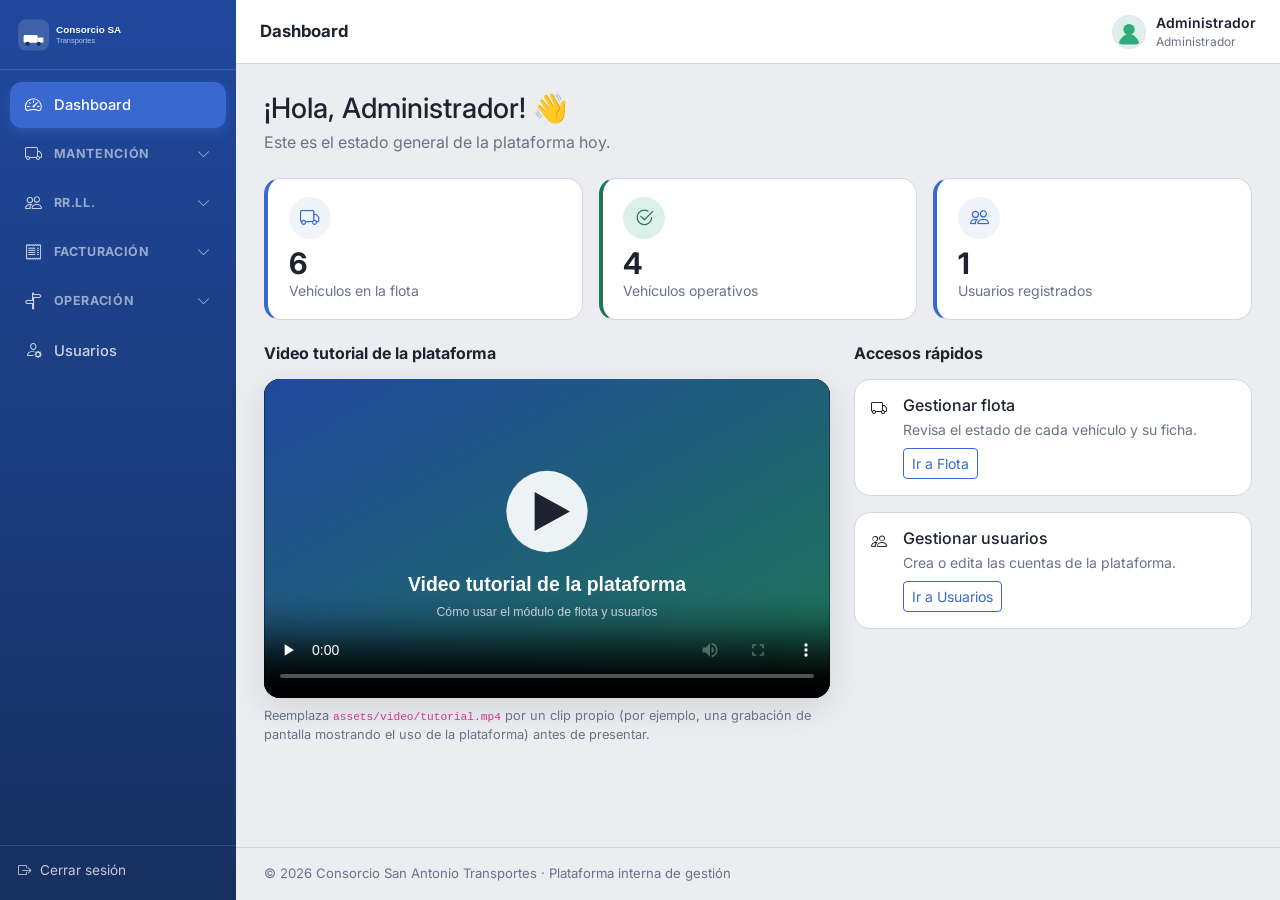
<file: index.html>
<!DOCTYPE html>
<html lang="es">
<head>
  <meta charset="UTF-8">
  <meta name="viewport" content="width=device-width, initial-scale=1.0">
  <title>Dashboard · Consorcio San Antonio Transportes</title>
  <meta name="description" content="Panel principal de la plataforma interna del Consorcio San Antonio Transportes.">

  <link rel="preconnect" href="https://fonts.googleapis.com">
  <link href="https://fonts.googleapis.com/css2?family=Inter:wght@400;500;600;700&display=swap" rel="stylesheet">
  <link href="https://cdn.jsdelivr.net/npm/bootstrap@5.3.3/dist/css/bootstrap.min.css" rel="stylesheet">
  <link href="https://cdn.jsdelivr.net/npm/bootstrap-icons@1.11.3/font/bootstrap-icons.min.css" rel="stylesheet">
  <link rel="stylesheet" href="css/styles.css">
</head>
<body data-page-title="Dashboard" data-base="">

  <div class="app-shell" id="app-shell">
    <div class="app-main">
      <main class="app-content" id="app-content">
                <section aria-labelledby="titulo-bienvenida" class="mb-4">
          <h1 id="titulo-bienvenida" class="h3 mb-1">¡Hola, Administrador! 👋</h1>
          <p class="text-muted-brand mb-0">Este es el estado general de la plataforma hoy.</p>
        </section>

        <section aria-label="Indicadores generales" class="row g-3 mb-4">
          <div class="col-sm-6 col-lg-4">
            <article class="kpi-card">
              <span class="kpi-icon mb-2"><i class="bi bi-truck"></i></span>
              <div class="kpi-value" id="kpi-vehiculos">0</div>
              <div class="text-muted-brand small">Vehículos en la flota</div>
            </article>
          </div>
          <div class="col-sm-6 col-lg-4">
            <article class="kpi-card kpi-green">
              <span class="kpi-icon mb-2"><i class="bi bi-check2-circle"></i></span>
              <div class="kpi-value" id="kpi-operativos">0</div>
              <div class="text-muted-brand small">Vehículos operativos</div>
            </article>
          </div>
          <div class="col-sm-6 col-lg-4">
            <article class="kpi-card">
              <span class="kpi-icon mb-2"><i class="bi bi-people"></i></span>
              <div class="kpi-value" id="kpi-usuarios">0</div>
              <div class="text-muted-brand small">Usuarios registrados</div>
            </article>
          </div>
        </section>

        <section class="row g-4">
          <div class="col-lg-7">
            <h2 class="h6 section-heading mb-3">Video tutorial de la plataforma</h2>
            <div class="video-frame">
              <video controls poster="assets/img/video-poster.svg" preload="none">
                <source src="assets/video/tutorial.mp4" type="video/mp4">
                Tu navegador no puede reproducir este video.
              </video>
            </div>
            <p class="form-hint mt-2 mb-0">
              Reemplaza <code>assets/video/tutorial.mp4</code> por un clip propio (por ejemplo, una
              grabación de pantalla mostrando el uso de la plataforma) antes de presentar.
            </p>
          </div>

          <div class="col-lg-5">
            <h2 class="h6 section-heading mb-3">Accesos rápidos</h2>
            <div class="d-flex flex-column gap-3">
              <article class="entity-card p-3">
                <div class="d-flex align-items-start gap-3">
                  <span class="kpi-icon"><i class="bi bi-truck"></i></span>
                  <div>
                    <h3 class="h6 mb-1">Gestionar flota</h3>
                    <p class="small text-muted-brand mb-2">Revisa el estado de cada vehículo y su ficha.</p>
                    <a href="modules/mantencion/vehiculos.html" class="btn btn-sm btn-outline-primary">Ir a Flota</a>
                  </div>
                </div>
              </article>
              <article class="entity-card p-3">
                <div class="d-flex align-items-start gap-3">
                  <span class="kpi-icon kpi-green"><i class="bi bi-people"></i></span>
                  <div>
                    <h3 class="h6 mb-1">Gestionar usuarios</h3>
                    <p class="small text-muted-brand mb-2">Crea o edita las cuentas de la plataforma.</p>
                    <a href="modules/seguridad/usuarios.html" class="btn btn-sm btn-outline-primary">Ir a Usuarios</a>
                  </div>
                </div>
              </article>
            </div>
          </div>
        </section>

      
      </main>
    </div>
  </div>
  <script src="js/datos.js"></script>
  <script src="js/dashboard.js"></script>
  <script src="js/layout.js"></script>
</body>
</html>
</file>
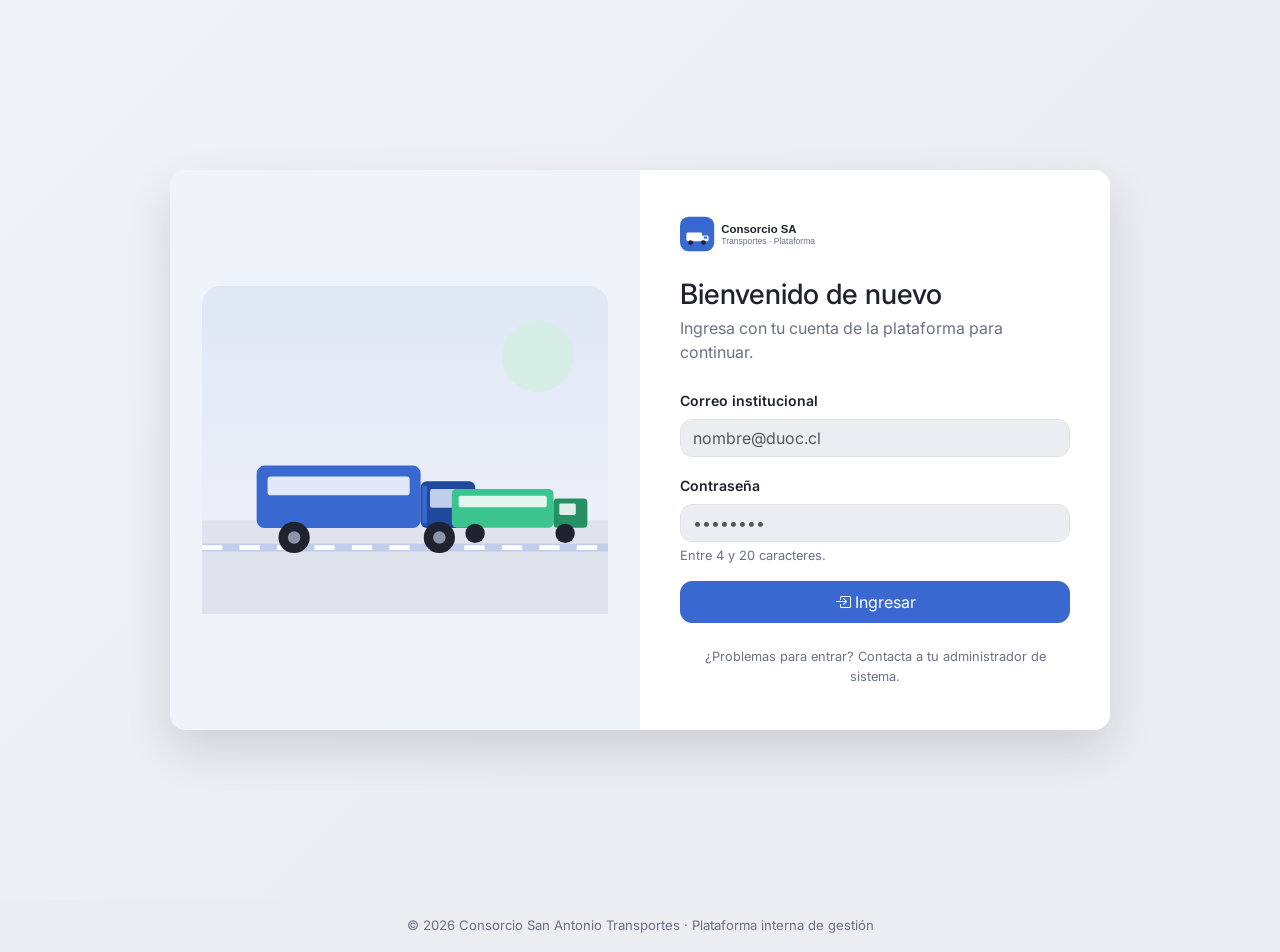
<file: login.html>
<!DOCTYPE html>
<html lang="es">
<head>
  <meta charset="UTF-8">
  <meta name="viewport" content="width=device-width, initial-scale=1.0">
  <title>Iniciar sesión · Consorcio San Antonio Transportes</title>
  <meta name="description" content="Acceso a la plataforma interna del Consorcio San Antonio Transportes.">

  <link rel="preconnect" href="https://fonts.googleapis.com">
  <link href="https://fonts.googleapis.com/css2?family=Inter:wght@400;500;600;700&display=swap" rel="stylesheet">
  <link href="https://cdn.jsdelivr.net/npm/bootstrap@5.3.3/dist/css/bootstrap.min.css" rel="stylesheet">
  <link href="https://cdn.jsdelivr.net/npm/bootstrap-icons@1.11.3/font/bootstrap-icons.min.css" rel="stylesheet">
  <link rel="stylesheet" href="css/styles.css">
</head>
<body>

  <main class="auth-page">
    <div class="auth-card bg-white">
      <div class="row g-0">
        <div class="col-lg-6 auth-illustration d-none d-lg-flex">
          <img src="assets/img/hero.svg" alt="Ilustración de la flota del Consorcio San Antonio Transportes">
        </div>

        <div class="col-lg-6">
          <div class="auth-form-side">
            <img src="assets/img/logo.svg" alt="Consorcio San Antonio Transportes" height="40" class="mb-4">

            <h1 class="h3 mb-1">Bienvenido de nuevo</h1>
            <p class="text-muted-brand mb-4">Ingresa con tu cuenta de la plataforma para continuar.</p>

            <form id="form-login" novalidate>
              <div class="mb-3">
                <label for="correo" class="form-label">Correo institucional</label>
                <input
                  type="email"
                  class="form-control"
                  id="correo"
                  name="correo"
                  placeholder="nombre@duoc.cl"
                  autocomplete="email"
                  maxlength="100"
                  required
                >
                <div class="invalid-feedback"></div>
              </div>

              <div class="mb-3">
                <label for="password" class="form-label">Contraseña</label>
                <input
                  type="password"
                  class="form-control"
                  id="password"
                  name="password"
                  placeholder="••••••••"
                  autocomplete="current-password"
                  minlength="4"
                  maxlength="20"
                  required
                >
                <div class="invalid-feedback"></div>
                <div class="form-hint mt-1">Entre 4 y 20 caracteres.</div>
              </div>

              <button type="submit" id="btn-entrar" class="btn btn-primary w-100 py-2">
                <i class="bi bi-box-arrow-in-right me-1"></i>Ingresar
              </button>
            </form>

            <p class="text-center form-hint mt-4 mb-0">
              ¿Problemas para entrar? Contacta a tu administrador de sistema.
            </p>
          </div>
        </div>
      </div>
    </div>
  </main>

  <footer class="site-footer text-center border-0">
    © 2026 Consorcio San Antonio Transportes · Plataforma interna de gestión
  </footer>

  <script src="js/validaciones.js"></script>
  <script src="js/login.js"></script>
</body>
</html>
</file>
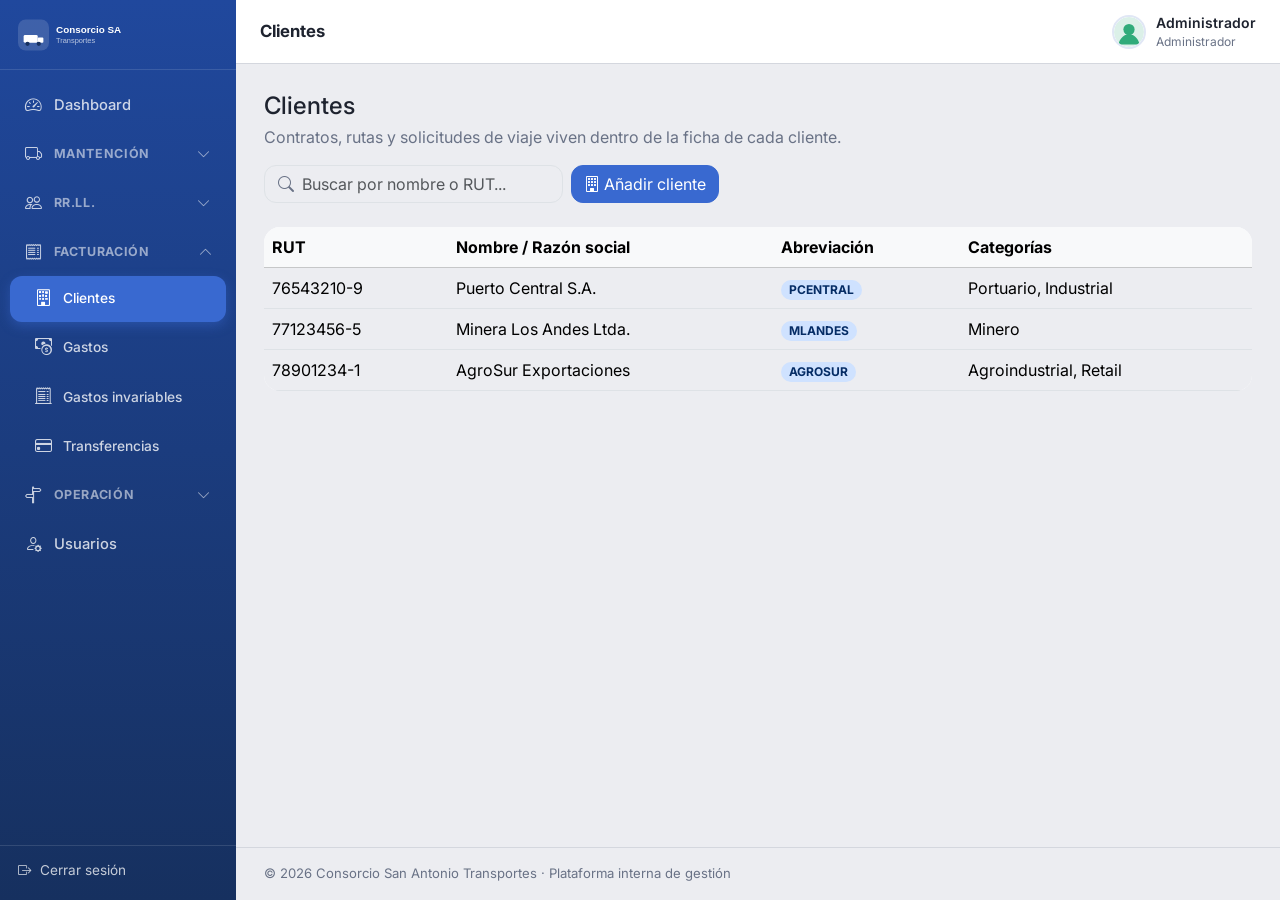
<file: modules/facturacion/clientes.html>
<!DOCTYPE html>
<html lang="es">
<head>
  <meta charset="UTF-8">
  <meta name="viewport" content="width=device-width, initial-scale=1.0">
  <title>Clientes · Consorcio San Antonio Transportes</title>
  <meta name="description" content="Clientes registrados en Facturación del Consorcio San Antonio Transportes.">

  <link rel="preconnect" href="https://fonts.googleapis.com">
  <link href="https://fonts.googleapis.com/css2?family=Inter:wght@400;500;600;700&display=swap" rel="stylesheet">
  <link href="https://cdn.jsdelivr.net/npm/bootstrap@5.3.3/dist/css/bootstrap.min.css" rel="stylesheet">
  <link href="https://cdn.jsdelivr.net/npm/bootstrap-icons@1.11.3/font/bootstrap-icons.min.css" rel="stylesheet">
  <link rel="stylesheet" href="../../css/styles.css">
</head>
<body data-page-title="Clientes" data-base="../../" data-pagina="clientes">

  <div class="app-shell" id="app-shell">
    <div class="app-main">
      <main class="app-content" id="app-content">

        <section class="d-flex flex-wrap justify-content-between align-items-center gap-3 mb-4">
          <div>
            <h1 class="h4 mb-1">Clientes</h1>
            <p class="text-muted-brand mb-0">Contratos, rutas y solicitudes de viaje viven dentro de la ficha de cada cliente.</p>
          </div>
          <div class="d-flex gap-2 flex-wrap">
            <div class="search-bar" style="min-width:220px;">
              <i class="bi bi-search"></i>
              <input type="search" id="buscador" class="form-control" placeholder="Buscar por nombre o RUT..." autocomplete="off" aria-label="Buscar cliente">
            </div>
            <button type="button" class="btn btn-primary text-nowrap" id="btn-nuevo-cliente"><i class="bi bi-building me-1"></i>Añadir cliente</button>
          </div>
        </section>

        <div class="table-responsive">
          <table class="table align-middle bg-white rounded-4 overflow-hidden">
            <thead class="table-light"><tr><th>RUT</th><th>Nombre / Razón social</th><th>Abreviación</th><th>Categorías</th></tr></thead>
            <tbody id="lista-clientes"></tbody>
          </table>
        </div>

      </main>
    </div>
  </div>

  <!-- Modal: ficha de cliente (Datos / Contratos / Solicitudes de viaje) -->
  <div class="modal fade" id="modal-ficha-cliente" tabindex="-1" aria-hidden="true" style="display:none;">
    <div class="modal-dialog modal-dialog-centered modal-lg">
      <div class="modal-content">
        <div class="modal-header">
          <h2 class="modal-title h5" id="ficha-cliente-modal-titulo">Ficha del cliente</h2>
          <button type="button" class="btn-close" data-cerrar-modal="modal-ficha-cliente" aria-label="Cerrar"></button>
        </div>
        <div class="modal-body" id="ficha-cliente-modal-cuerpo"></div>
      </div>
    </div>
  </div>

  <!-- Modal: alta/edición de cliente -->
  <div class="modal fade" id="modal-cliente" tabindex="-1" aria-hidden="true" style="display:none;">
    <div class="modal-dialog modal-dialog-centered">
      <div class="modal-content">
        <form id="form-cliente" novalidate>
          <div class="modal-header">
            <h2 class="modal-title h5" id="modal-cliente-titulo">Añadir cliente</h2>
            <button type="button" class="btn-close" data-cerrar-modal="modal-cliente" aria-label="Cerrar"></button>
          </div>
          <div class="modal-body">
            <div class="mb-3"><label for="c-nombre" class="form-label">Nombre o razón social</label><input type="text" class="form-control" id="c-nombre" required><div class="invalid-feedback"></div></div>
            <div class="row">
              <div class="col-6 mb-3"><label for="c-abreviacion" class="form-label">Abreviación</label><input type="text" class="form-control" id="c-abreviacion" maxlength="12" required><div class="invalid-feedback"></div></div>
              <div class="col-6 mb-3"><label for="c-rut" class="form-label">RUT</label><input type="text" class="form-control" id="c-rut" placeholder="12345678-9" required><div class="invalid-feedback"></div></div>
            </div>
            <label class="form-label d-block">Categorías</label>
            <div class="chip-check mb-1" id="cliente-categorias"></div>
          </div>
          <div class="modal-footer">
            <button type="button" class="btn btn-outline-primary" data-cerrar-modal="modal-cliente">Cancelar</button>
            <button type="submit" class="btn btn-primary"><i class="bi bi-check2 me-1"></i>Guardar</button>
          </div>
        </form>
      </div>
    </div>
  </div>

  <!-- Modal: alta/edición de contrato (anidado desde la pestaña Contratos) -->
  <div class="modal fade" id="modal-contrato" tabindex="-1" aria-hidden="true" style="display:none;">
    <div class="modal-dialog modal-dialog-centered">
      <div class="modal-content">
        <form id="form-contrato" novalidate>
          <div class="modal-header">
            <h2 class="modal-title h5" id="modal-contrato-titulo">Nuevo contrato</h2>
            <button type="button" class="btn-close" data-cerrar-modal="modal-contrato" aria-label="Cerrar"></button>
          </div>
          <div class="modal-body">
            <div class="mb-3"><label for="co-nombre" class="form-label">Nombre o alias</label><input type="text" class="form-control" id="co-nombre" required><div class="invalid-feedback"></div></div>
            <div class="row">
              <div class="col-6 mb-3"><label for="co-fechaInicio" class="form-label">Fecha inicio</label><input type="date" class="form-control" id="co-fechaInicio" required></div>
              <div class="col-6 mb-3"><label for="co-fechaTermino" class="form-label">Fecha término</label><input type="date" class="form-control" id="co-fechaTermino" required><div class="invalid-feedback"></div></div>
            </div>
            <label class="form-label d-block">Tipos de carga habilitados</label>
            <div class="chip-check mb-3" id="contrato-tipos-carga"></div>

            <div class="form-check form-switch mb-2">
              <input class="form-check-input" type="checkbox" role="switch" id="co-exclusivo">
              <label class="form-check-label" for="co-exclusivo">Contrato de exclusividad</label>
            </div>
            <div id="co-seccion-exclusivo" class="conditional-section mb-3 d-none">
              <label for="co-cantidadVehiculosExclusividad" class="form-label">Cantidad de vehículos comprometidos</label>
              <input type="number" min="1" class="form-control" id="co-cantidadVehiculosExclusividad">
              <div class="form-hint mt-1">Los vehículos se asignan después, desde la pestaña Rutas/Exclusividad de la ficha.</div>
            </div>

            <div class="form-check form-switch mb-2">
              <input class="form-check-input" type="checkbox" role="switch" id="co-tieneCompromiso">
              <label class="form-check-label" for="co-tieneCompromiso">Tiene compromiso de volumen</label>
            </div>
            <div id="co-seccion-compromiso" class="conditional-section d-none">
              <div class="d-flex gap-3 mb-2">
                <div class="form-check"><input class="form-check-input" type="radio" name="tipoCompromiso" id="co-tipoCompromisoTonelaje"><label class="form-check-label" for="co-tipoCompromisoTonelaje">Por tonelaje</label></div>
                <div class="form-check"><input class="form-check-input" type="radio" name="tipoCompromiso" id="co-tipoCompromisoViajes"><label class="form-check-label" for="co-tipoCompromisoViajes">Por N° de viajes</label></div>
              </div>
              <div id="co-campo-toneladas" class="mb-2 d-none"><input type="number" min="0" class="form-control" id="co-toneladasComprometidas" placeholder="Toneladas comprometidas"></div>
              <div id="co-campo-viajes" class="mb-2 d-none"><input type="number" min="0" class="form-control" id="co-viajesComprometidos" placeholder="Viajes comprometidos"></div>
            </div>
          </div>
          <div class="modal-footer">
            <button type="button" class="btn btn-outline-primary" data-cerrar-modal="modal-contrato">Cancelar</button>
            <button type="submit" class="btn btn-primary"><i class="bi bi-check2 me-1"></i>Guardar</button>
          </div>
        </form>
      </div>
    </div>
  </div>

  <!-- Modal: ficha de contrato (anidado, pestañas Datos / Rutas) -->
  <div class="modal fade" id="modal-ficha-contrato" tabindex="-1" aria-hidden="true" style="display:none;">
    <div class="modal-dialog modal-dialog-centered modal-lg">
      <div class="modal-content">
        <div class="modal-header">
          <h2 class="modal-title h5" id="ficha-contrato-modal-titulo">Ficha del contrato</h2>
          <button type="button" class="btn-close" data-cerrar-modal="modal-ficha-contrato" aria-label="Cerrar"></button>
        </div>
        <div class="modal-body" id="ficha-contrato-modal-cuerpo"></div>
      </div>
    </div>
  </div>

  <!-- Modal: agregar ruta (anidado desde la pestaña Rutas de la ficha de Contrato) -->
  <div class="modal fade" id="modal-ruta" tabindex="-1" aria-hidden="true" style="display:none;">
    <div class="modal-dialog modal-dialog-centered">
      <div class="modal-content">
        <form id="form-ruta" novalidate>
          <div class="modal-header">
            <h2 class="modal-title h5" id="modal-ruta-titulo">Agregar ruta</h2>
            <button type="button" class="btn-close" data-cerrar-modal="modal-ruta" aria-label="Cerrar"></button>
          </div>
          <div class="modal-body">
            <div class="mb-3"><label for="ru-origen" class="form-label">Origen</label><input type="text" class="form-control" id="ru-origen" required><div class="invalid-feedback"></div></div>
            <div class="mb-3"><label for="ru-destino" class="form-label">Destino</label><input type="text" class="form-control" id="ru-destino" required><div class="invalid-feedback"></div></div>
            <div class="row">
              <div class="col-6 mb-3"><label for="ru-duracionEstimadaMin" class="form-label">Duración estimada (min)</label><input type="number" min="1" class="form-control" id="ru-duracionEstimadaMin" required><div class="invalid-feedback"></div></div>
              <div class="col-6 mb-3"><label for="ru-distanciaKm" class="form-label">Distancia (km)</label><input type="number" min="1" class="form-control" id="ru-distanciaKm" required><div class="invalid-feedback"></div></div>
            </div>
          </div>
          <div class="modal-footer">
            <button type="button" class="btn btn-outline-primary" data-cerrar-modal="modal-ruta">Cancelar</button>
            <button type="submit" class="btn btn-primary"><i class="bi bi-check2 me-1"></i>Guardar ruta</button>
          </div>
        </form>
      </div>
    </div>
  </div>

  <!-- Modal: gestionar tarifas (anidado desde la pestaña Rutas) -->
  <div class="modal fade" id="modal-tarifas" tabindex="-1" aria-hidden="true" style="display:none;">
    <div class="modal-dialog modal-dialog-centered">
      <div class="modal-content">
        <div class="modal-header">
          <h2 class="modal-title h5">Gestionar tarifas</h2>
          <button type="button" class="btn-close" data-cerrar-modal="modal-tarifas" aria-label="Cerrar"></button>
        </div>
        <div class="modal-body">
          <div id="lista-tarifas-modal" style="max-height:280px;overflow-y:auto;" class="mb-3"></div>
          <form id="form-tarifa" novalidate>
            <p class="small fw-semibold mb-2" id="tarifa-form-titulo">Selecciona una ruta y tipo de carga para editar su tarifa</p>
            <div class="input-group">
              <span class="input-group-text">$</span>
              <input type="number" min="0" class="form-control" id="tarifa-monto" placeholder="Monto">
              <button type="submit" class="btn btn-primary">Guardar</button>
            </div>
            <div class="invalid-feedback"></div>
          </form>
        </div>
      </div>
    </div>
  </div>

  <!-- Modal: nueva solicitud de viaje (anidado desde la pestaña Solicitudes) -->
  <div class="modal fade" id="modal-solicitud" tabindex="-1" aria-hidden="true" style="display:none;">
    <div class="modal-dialog modal-dialog-centered modal-lg">
      <div class="modal-content">
        <form id="form-solicitud" novalidate>
          <div class="modal-header">
            <h2 class="modal-title h5" id="modal-solicitud-titulo">Nueva solicitud</h2>
            <button type="button" class="btn-close" data-cerrar-modal="modal-solicitud" aria-label="Cerrar"></button>
          </div>
          <div class="modal-body">
            <div class="row">
              <div class="col-md-6 mb-3"><label for="s-rutaId" class="form-label">Ruta</label><select class="form-select" id="s-rutaId" required><option value="" selected disabled>Selecciona una ruta</option></select><div class="invalid-feedback"></div></div>
              <div class="col-md-6 mb-3"><label for="s-tipoCarga" class="form-label">Tipo de carga</label><select class="form-select" id="s-tipoCarga"><option value="" selected disabled>Selecciona un tipo</option></select></div>
              <div class="col-md-4 mb-3"><label for="s-prioridad" class="form-label">Prioridad</label><select class="form-select" id="s-prioridad"><option value="" selected disabled>Selecciona</option></select></div>
              <div class="col-md-4 mb-3"><label for="s-tonelajeRequerido" class="form-label">Tonelaje requerido</label><input type="number" min="0" max="200" class="form-control" id="s-tonelajeRequerido"><div class="invalid-feedback"></div></div>
              <div class="col-md-4 mb-3"><label for="s-monto" class="form-label">Monto cotizado</label><input type="number" min="0" class="form-control" id="s-monto"></div>
              <div class="col-md-6 mb-3"><label for="s-numeroContacto" class="form-label">Número de contacto</label><input type="tel" class="form-control" id="s-numeroContacto" placeholder="+56 9 5511 2233" required><div class="invalid-feedback"></div></div>
              <div class="col-md-3 mb-3"><label for="s-fechaPresentacion" class="form-label">Fecha</label><input type="date" class="form-control" id="s-fechaPresentacion" required><div class="invalid-feedback"></div></div>
              <div class="col-md-3 mb-3"><label for="s-horaPresentacion" class="form-label">Hora</label><input type="time" class="form-control" id="s-horaPresentacion"></div>
              <div class="col-12 mb-3"><label for="s-ubicacionCarga" class="form-label">Ubicación de carga</label><input type="text" class="form-control" id="s-ubicacionCarga" required><div class="invalid-feedback"></div></div>
            </div>
          </div>
          <div class="modal-footer">
            <button type="button" class="btn btn-outline-primary" data-cerrar-modal="modal-solicitud">Cancelar</button>
            <button type="submit" class="btn btn-primary"><i class="bi bi-check2 me-1"></i>Guardar solicitud</button>
          </div>
        </form>
      </div>
    </div>
  </div>

  <script src="../../js/datos.js"></script>
  <script src="../../js/validaciones.js"></script>
  <script src="../../js/render.js"></script>
  <script src="../../js/modal.js"></script>
  <script src="../../js/entidades.js"></script>
  <script src="../../js/pagina-generica.js"></script>
  <script src="../../js/layout.js"></script>
</body>
</html>
</file>
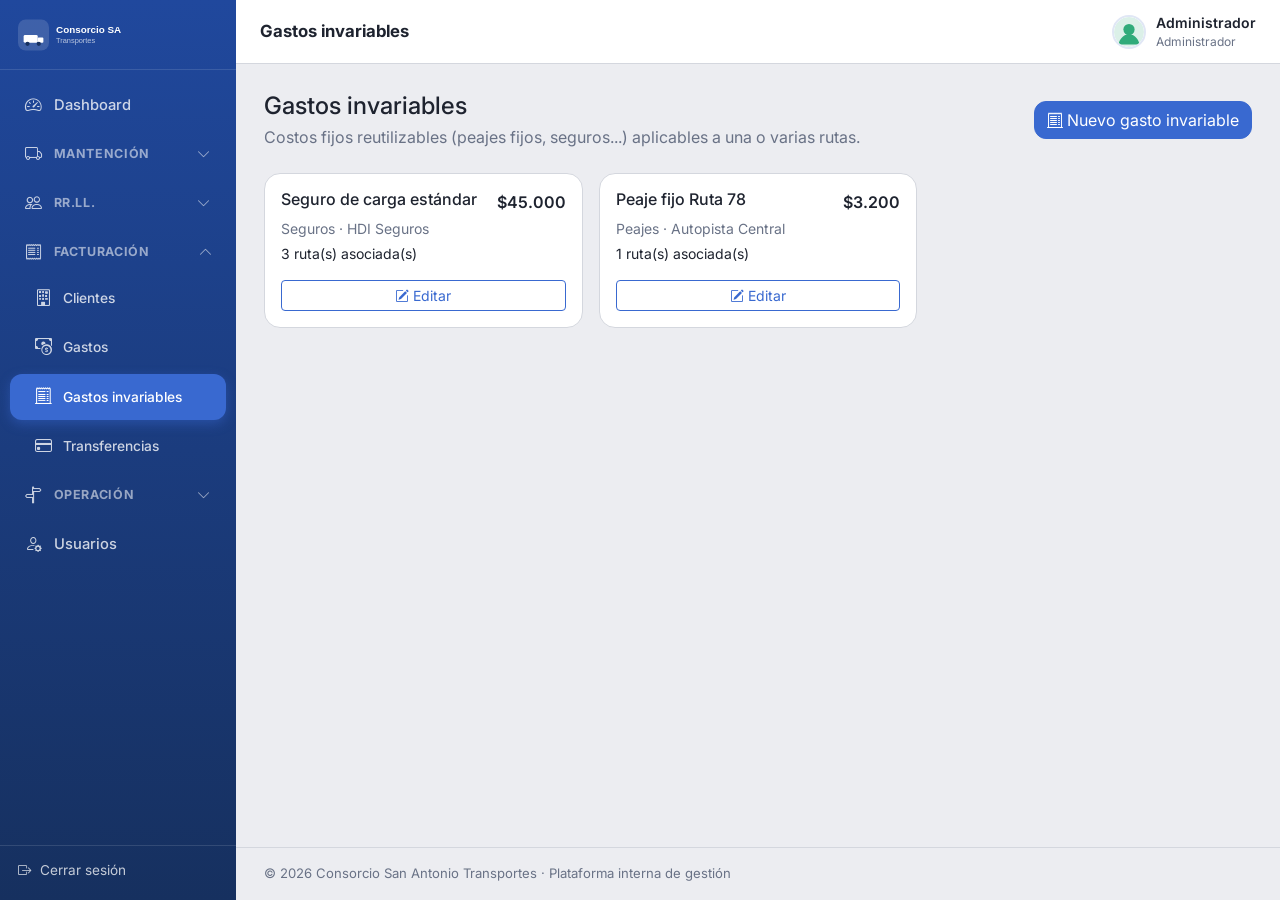
<file: modules/facturacion/gastos-invariables.html>
<!DOCTYPE html>
<html lang="es">
<head>
  <meta charset="UTF-8">
  <meta name="viewport" content="width=device-width, initial-scale=1.0">
  <title>Gastos invariables · Consorcio San Antonio Transportes</title>
  <meta name="description" content="Catálogo de costos fijos reutilizables del Consorcio San Antonio Transportes.">

  <link rel="preconnect" href="https://fonts.googleapis.com">
  <link href="https://fonts.googleapis.com/css2?family=Inter:wght@400;500;600;700&display=swap" rel="stylesheet">
  <link href="https://cdn.jsdelivr.net/npm/bootstrap@5.3.3/dist/css/bootstrap.min.css" rel="stylesheet">
  <link href="https://cdn.jsdelivr.net/npm/bootstrap-icons@1.11.3/font/bootstrap-icons.min.css" rel="stylesheet">
  <link rel="stylesheet" href="../../css/styles.css">
</head>
<body data-page-title="Gastos invariables" data-base="../../" data-pagina="gastosInvariables">

  <div class="app-shell" id="app-shell">
    <div class="app-main">
      <main class="app-content" id="app-content">

        <section class="d-flex flex-wrap justify-content-between align-items-center gap-3 mb-4">
          <div>
            <h1 class="h4 mb-1">Gastos invariables</h1>
            <p class="text-muted-brand mb-0">Costos fijos reutilizables (peajes fijos, seguros...) aplicables a una o varias rutas.</p>
          </div>
          <button type="button" class="btn btn-primary text-nowrap" id="btn-nuevo-gasto-invariable" data-abrir-modal="modal-gasto-invariable">
            <i class="bi bi-receipt-cutoff me-1"></i>Nuevo gasto invariable
          </button>
        </section>

        <section id="lista-gastos-invariables" class="row g-3" aria-live="polite"></section>

      </main>
    </div>
  </div>

  <div class="modal fade" id="modal-gasto-invariable" tabindex="-1" aria-hidden="true" style="display:none;">
    <div class="modal-dialog modal-dialog-centered">
      <div class="modal-content">
        <form id="form-gasto-invariable" novalidate>
          <div class="modal-header">
            <h2 class="modal-title h5" id="gasto-invariable-modal-titulo">Nuevo gasto invariable</h2>
            <button type="button" class="btn-close" data-cerrar-modal="modal-gasto-invariable" aria-label="Cerrar"></button>
          </div>
          <div class="modal-body">
            <input type="hidden" id="gasto-invariable-id">
            <div class="mb-3"><label for="gasto-invariable-nombre" class="form-label">Nombre</label><input type="text" class="form-control" id="gasto-invariable-nombre" maxlength="160" required><div class="invalid-feedback"></div></div>
            <div class="row">
              <div class="col-6 mb-3"><label for="gasto-invariable-categoria" class="form-label">Categoría</label><select class="form-select" id="gasto-invariable-categoria" required><option value="" selected disabled>Selecciona una categoría</option></select><div class="invalid-feedback"></div></div>
              <div class="col-6 mb-3"><label for="gasto-invariable-monto" class="form-label">Monto (CLP)</label><input type="number" min="0" class="form-control" id="gasto-invariable-monto" required><div class="invalid-feedback"></div></div>
            </div>
            <div class="mb-3"><label for="gasto-invariable-proveedor" class="form-label">Proveedor</label><input type="text" class="form-control" id="gasto-invariable-proveedor" maxlength="160" required><div class="invalid-feedback"></div></div>
            <div class="mb-1"><label class="form-label d-block">Rutas donde aplica</label><div id="gasto-invariable-rutas"></div></div>
          </div>
          <div class="modal-footer">
            <button type="button" class="btn btn-outline-primary" data-cerrar-modal="modal-gasto-invariable">Cancelar</button>
            <button type="submit" class="btn btn-primary"><i class="bi bi-check2 me-1"></i>Guardar</button>
          </div>
        </form>
      </div>
    </div>
  </div>

  <script src="../../js/datos.js"></script>
  <script src="../../js/validaciones.js"></script>
  <script src="../../js/render.js"></script>
  <script src="../../js/modal.js"></script>
  <script src="../../js/entidades.js"></script>
  <script src="../../js/pagina-generica.js"></script>
  <script src="../../js/layout.js"></script>
</body>
</html>
</file>
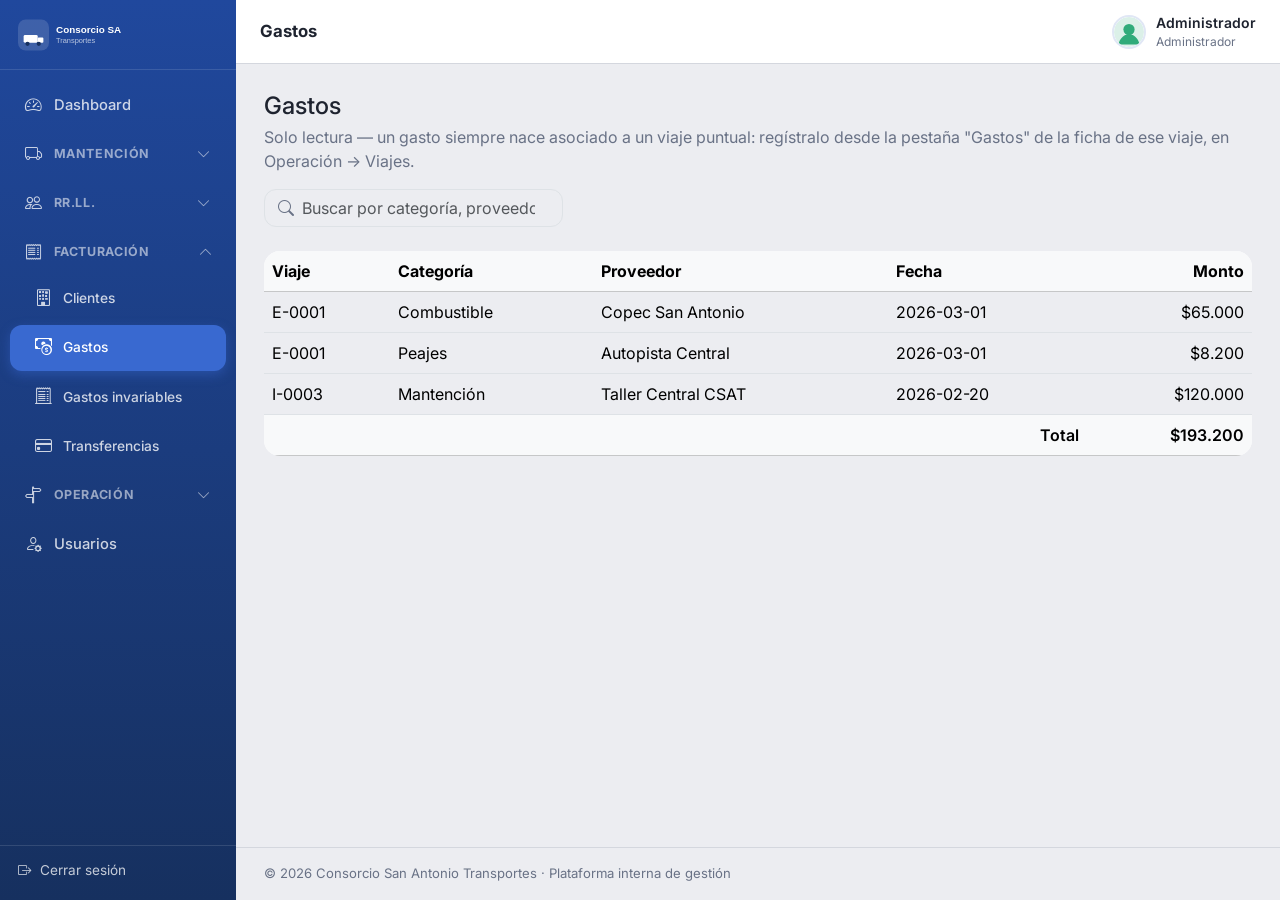
<file: modules/facturacion/gastos.html>
<!DOCTYPE html>
<html lang="es">
<head>
  <meta charset="UTF-8">
  <meta name="viewport" content="width=device-width, initial-scale=1.0">
  <title>Gastos · Consorcio San Antonio Transportes</title>
  <meta name="description" content="Gastos asociados a viajes del Consorcio San Antonio Transportes.">

  <link rel="preconnect" href="https://fonts.googleapis.com">
  <link href="https://fonts.googleapis.com/css2?family=Inter:wght@400;500;600;700&display=swap" rel="stylesheet">
  <link href="https://cdn.jsdelivr.net/npm/bootstrap@5.3.3/dist/css/bootstrap.min.css" rel="stylesheet">
  <link href="https://cdn.jsdelivr.net/npm/bootstrap-icons@1.11.3/font/bootstrap-icons.min.css" rel="stylesheet">
  <link rel="stylesheet" href="../../css/styles.css">
</head>
<body data-page-title="Gastos" data-base="../../" data-pagina="gastos">

  <div class="app-shell" id="app-shell">
    <div class="app-main">
      <main class="app-content" id="app-content">

        <section class="d-flex flex-wrap justify-content-between align-items-center gap-3 mb-4">
          <div>
            <h1 class="h4 mb-1">Gastos</h1>
            <p class="text-muted-brand mb-0">Solo lectura — un gasto siempre nace asociado a un viaje puntual: regístralo desde la pestaña "Gastos" de la ficha de ese viaje, en Operación → Viajes.</p>
          </div>
          <div class="search-bar" style="min-width:220px;">
            <i class="bi bi-search"></i>
            <input type="search" id="buscador" class="form-control" placeholder="Buscar por categoría, proveedor..." autocomplete="off" aria-label="Buscar gasto">
          </div>
        </section>

        <div class="table-responsive">
          <table class="table align-middle bg-white rounded-4 overflow-hidden">
            <thead class="table-light"><tr><th>Viaje</th><th>Categoría</th><th>Proveedor</th><th>Fecha</th><th class="text-end">Monto</th></tr></thead>
            <tbody id="lista-gastos"></tbody>
            <tfoot>
              <tr class="table-light"><td colspan="4" class="text-end fw-semibold">Total</td><td class="text-end fw-semibold" id="gastos-total">$0</td></tr>
            </tfoot>
          </table>
        </div>

      </main>
    </div>
  </div>

  <script src="../../js/datos.js"></script>
  <script src="../../js/render.js"></script>
  <script src="../../js/entidades.js"></script>
  <script src="../../js/pagina-generica.js"></script>
  <script src="../../js/layout.js"></script>
</body>
</html>
</file>
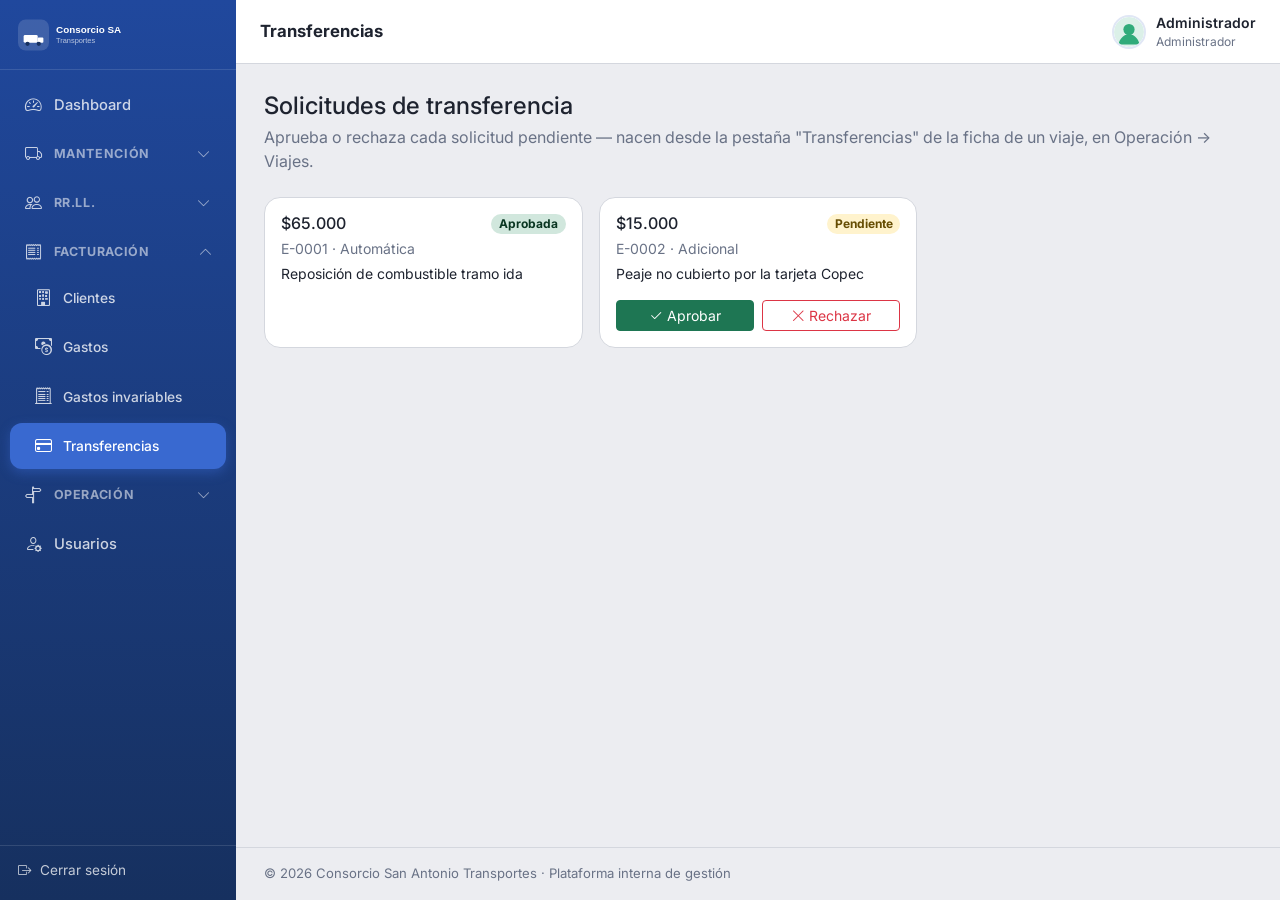
<file: modules/facturacion/solicitudes-transferencia.html>
<!DOCTYPE html>
<html lang="es">
<head>
  <meta charset="UTF-8">
  <meta name="viewport" content="width=device-width, initial-scale=1.0">
  <title>Solicitudes de transferencia · Consorcio San Antonio Transportes</title>
  <meta name="description" content="Acreditación a la tarjeta de rendición de un conductor, del Consorcio San Antonio Transportes.">

  <link rel="preconnect" href="https://fonts.googleapis.com">
  <link href="https://fonts.googleapis.com/css2?family=Inter:wght@400;500;600;700&display=swap" rel="stylesheet">
  <link href="https://cdn.jsdelivr.net/npm/bootstrap@5.3.3/dist/css/bootstrap.min.css" rel="stylesheet">
  <link href="https://cdn.jsdelivr.net/npm/bootstrap-icons@1.11.3/font/bootstrap-icons.min.css" rel="stylesheet">
  <link rel="stylesheet" href="../../css/styles.css">
</head>
<body data-page-title="Transferencias" data-base="../../" data-pagina="solicitudesTransferencia">

  <div class="app-shell" id="app-shell">
    <div class="app-main">
      <main class="app-content" id="app-content">

        <section class="mb-4">
          <h1 class="h4 mb-1">Solicitudes de transferencia</h1>
          <p class="text-muted-brand mb-0">Aprueba o rechaza cada solicitud pendiente — nacen desde la pestaña "Transferencias" de la ficha de un viaje, en Operación → Viajes.</p>
        </section>

        <section id="lista-solicitudes-transferencia" class="row g-3" aria-live="polite"></section>

      </main>
    </div>
  </div>

  <script src="../../js/datos.js"></script>
  <script src="../../js/render.js"></script>
  <script src="../../js/entidades.js"></script>
  <script src="../../js/pagina-generica.js"></script>
  <script src="../../js/layout.js"></script>
</body>
</html>
</file>
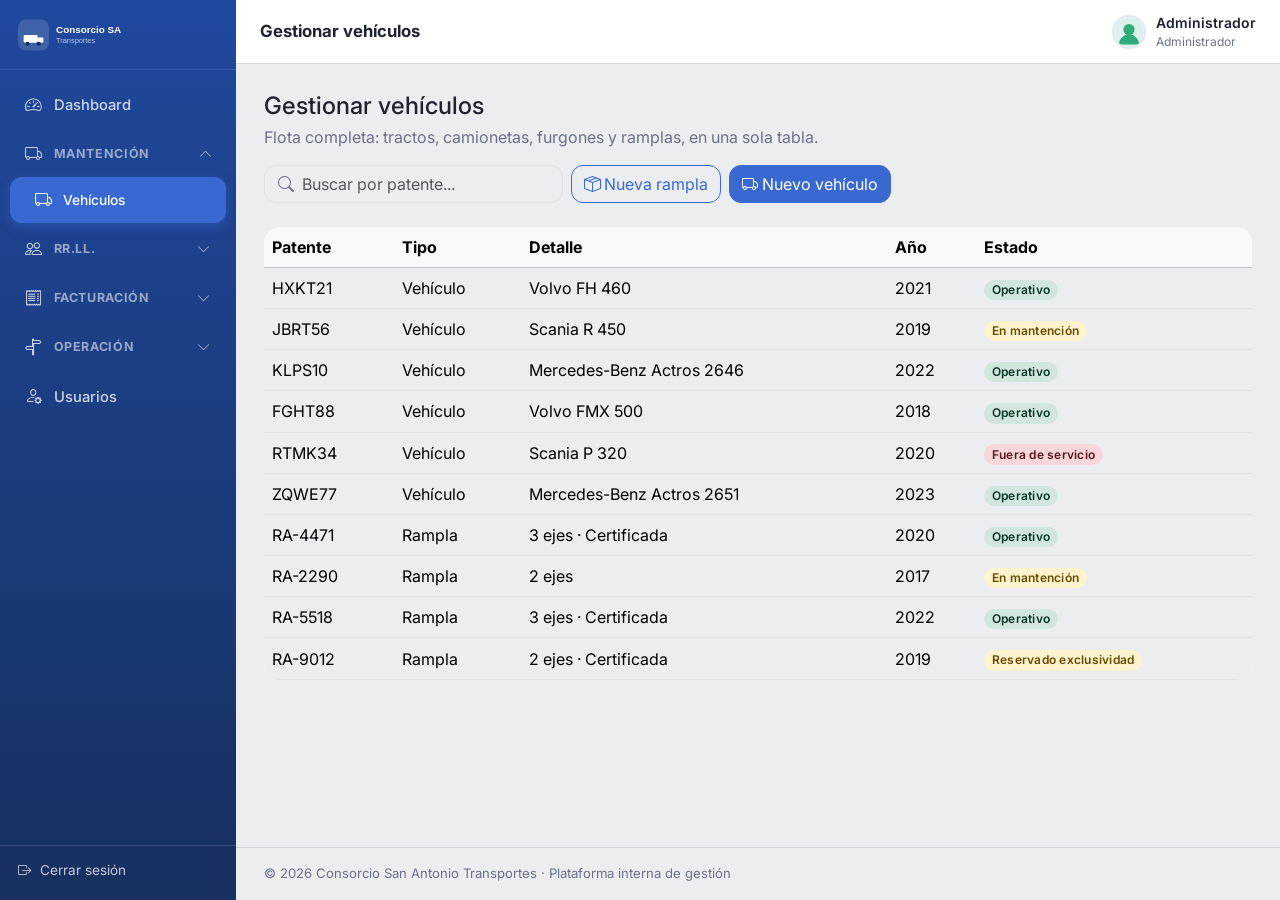
<file: modules/mantencion/vehiculos.html>
<!DOCTYPE html>
<html lang="es">
<head>
  <meta charset="UTF-8">
  <meta name="viewport" content="width=device-width, initial-scale=1.0">
  <title>Gestionar vehículos · Consorcio San Antonio Transportes</title>
  <meta name="description" content="Flota completa (vehículos y ramplas) del Consorcio San Antonio Transportes.">

  <link rel="preconnect" href="https://fonts.googleapis.com">
  <link href="https://fonts.googleapis.com/css2?family=Inter:wght@400;500;600;700&display=swap" rel="stylesheet">
  <link href="https://cdn.jsdelivr.net/npm/bootstrap@5.3.3/dist/css/bootstrap.min.css" rel="stylesheet">
  <link href="https://cdn.jsdelivr.net/npm/bootstrap-icons@1.11.3/font/bootstrap-icons.min.css" rel="stylesheet">
  <link rel="stylesheet" href="../../css/styles.css">
</head>
<body data-page-title="Gestionar vehículos" data-base="../../" data-pagina="vehiculos">

  <div class="app-shell" id="app-shell">
    <div class="app-main">
      <main class="app-content" id="app-content">

        <section class="d-flex flex-wrap justify-content-between align-items-center gap-3 mb-4">
          <div>
            <h1 class="h4 mb-1">Gestionar vehículos</h1>
            <p class="text-muted-brand mb-0">Flota completa: tractos, camionetas, furgones y ramplas, en una sola tabla.</p>
          </div>
          <div class="d-flex gap-2 flex-wrap">
            <div class="search-bar" style="min-width:220px;">
              <i class="bi bi-search"></i>
              <input type="search" id="buscador" class="form-control" placeholder="Buscar por patente..." autocomplete="off" aria-label="Buscar equipo">
            </div>
            <button type="button" class="btn btn-outline-primary text-nowrap" id="btn-nueva-rampla"><i class="bi bi-box-seam me-1"></i>Nueva rampla</button>
            <button type="button" class="btn btn-primary text-nowrap" id="btn-nuevo-vehiculo"><i class="bi bi-truck me-1"></i>Nuevo vehículo</button>
          </div>
        </section>

        <div class="table-responsive">
          <table class="table align-middle bg-white rounded-4 overflow-hidden" id="tabla-equipos">
            <thead class="table-light">
              <tr><th>Patente</th><th>Tipo</th><th>Detalle</th><th>Año</th><th>Estado</th></tr>
            </thead>
            <tbody id="lista-equipos"></tbody>
          </table>
        </div>

      </main>
    </div>
  </div>

  <!-- Modal: ficha (vehículo o rampla, según la fila) -->
  <div class="modal fade" id="modal-ficha" tabindex="-1" aria-hidden="true" style="display:none;">
    <div class="modal-dialog modal-dialog-centered modal-lg">
      <div class="modal-content">
        <div class="modal-header">
          <h2 class="modal-title h5" id="ficha-modal-titulo">Ficha</h2>
          <button type="button" class="btn-close" data-cerrar-modal="modal-ficha" aria-label="Cerrar"></button>
        </div>
        <div class="modal-body" id="ficha-modal-cuerpo"></div>
      </div>
    </div>
  </div>

  <!-- Modal: alta/edición de vehículo -->
  <div class="modal fade" id="modal-vehiculo" tabindex="-1" aria-hidden="true" style="display:none;">
    <div class="modal-dialog modal-dialog-centered modal-lg">
      <div class="modal-content">
        <form id="form-vehiculo" novalidate>
          <div class="modal-header">
            <h2 class="modal-title h5" id="modal-vehiculo-titulo">Añadir vehículo</h2>
            <button type="button" class="btn-close" data-cerrar-modal="modal-vehiculo" aria-label="Cerrar"></button>
          </div>
          <div class="modal-body">
            <div class="row">
              <div class="col-md-6 mb-3">
                <label for="v-patente" class="form-label">Patente</label>
                <input type="text" class="form-control" id="v-patente" maxlength="8" required>
                <div class="invalid-feedback"></div>
              </div>
              <div class="col-md-6 mb-3">
                <label for="v-estado" class="form-label">Estado</label>
                <select class="form-select" id="v-estado" required>
                  <option value="" selected disabled>Selecciona un estado</option>
                  <option value="Operativo">Operativo</option>
                  <option value="En mantención">En mantención</option>
                  <option value="Fuera de servicio">Fuera de servicio</option>
                </select>
                <div class="invalid-feedback"></div>
              </div>
              <div class="col-md-6 mb-3">
                <label for="v-marca" class="form-label">Marca</label>
                <input type="text" class="form-control" id="v-marca" maxlength="50" required>
                <div class="invalid-feedback"></div>
              </div>
              <div class="col-md-6 mb-3">
                <label for="v-modelo" class="form-label">Modelo</label>
                <input type="text" class="form-control" id="v-modelo" maxlength="50" required>
                <div class="invalid-feedback"></div>
              </div>
              <div class="col-md-6 mb-3">
                <label for="v-anio" class="form-label">Año</label>
                <input type="number" class="form-control" id="v-anio" min="1980" required>
                <div class="invalid-feedback"></div>
              </div>
              <div class="col-md-6 mb-3">
                <label for="v-conductor" class="form-label">Conductor asignado</label>
                <input type="text" class="form-control" id="v-conductor" placeholder="Opcional" maxlength="100">
              </div>
              <div class="col-md-6 mb-3">
                <label for="v-ramplaAsignadaId" class="form-label">Rampla asignada</label>
                <select class="form-select" id="v-ramplaAsignadaId">
                  <option value="">Sin rampla asignada</option>
                </select>
              </div>
            </div>
          </div>
          <div class="modal-footer">
            <button type="button" class="btn btn-outline-primary" data-cerrar-modal="modal-vehiculo">Cancelar</button>
            <button type="submit" class="btn btn-primary"><i class="bi bi-check2 me-1"></i>Guardar</button>
          </div>
        </form>
      </div>
    </div>
  </div>

  <!-- Modal: alta/edición de rampla -->
  <div class="modal fade" id="modal-rampla" tabindex="-1" aria-hidden="true" style="display:none;">
    <div class="modal-dialog modal-dialog-centered">
      <div class="modal-content">
        <form id="form-rampla" novalidate>
          <div class="modal-header">
            <h2 class="modal-title h5" id="modal-rampla-titulo">Añadir rampla</h2>
            <button type="button" class="btn-close" data-cerrar-modal="modal-rampla" aria-label="Cerrar"></button>
          </div>
          <div class="modal-body">
            <div class="row">
              <div class="col-6 mb-3">
                <label for="r-patente" class="form-label">Patente</label>
                <input type="text" class="form-control" id="r-patente" maxlength="8" required>
                <div class="invalid-feedback"></div>
              </div>
              <div class="col-6 mb-3">
                <label for="r-codigo" class="form-label">Código</label>
                <input type="text" class="form-control" id="r-codigo" maxlength="8" required>
                <div class="invalid-feedback"></div>
              </div>
              <div class="col-4 mb-3">
                <label for="r-anio" class="form-label">Año</label>
                <input type="number" class="form-control" id="r-anio" min="1980" required>
                <div class="invalid-feedback"></div>
              </div>
              <div class="col-4 mb-3">
                <label for="r-ejes" class="form-label">Ejes</label>
                <input type="number" class="form-control" id="r-ejes" min="1" max="12" required>
                <div class="invalid-feedback"></div>
              </div>
              <div class="col-4 mb-3 d-flex align-items-end">
                <div class="form-check">
                  <input class="form-check-input" type="checkbox" id="r-certificada">
                  <label class="form-check-label" for="r-certificada">Certificada</label>
                </div>
              </div>
              <div class="col-6 mb-3">
                <label for="r-fechaVencimientoRevisionTecnica" class="form-label">Vence revisión técnica</label>
                <input type="date" class="form-control" id="r-fechaVencimientoRevisionTecnica" required>
                <div class="invalid-feedback"></div>
              </div>
              <div class="col-6 mb-3">
                <label for="r-vencimientoPermisoCirculacion" class="form-label">Vence permiso circulación</label>
                <input type="date" class="form-control" id="r-vencimientoPermisoCirculacion" required>
                <div class="invalid-feedback"></div>
              </div>
              <div class="col-6 mb-3">
                <label for="r-vencimientoSoap" class="form-label">Vence SOAP</label>
                <input type="date" class="form-control" id="r-vencimientoSoap" required>
                <div class="invalid-feedback"></div>
              </div>
            </div>
          </div>
          <div class="modal-footer">
            <button type="button" class="btn btn-outline-primary" data-cerrar-modal="modal-rampla">Cancelar</button>
            <button type="submit" class="btn btn-primary"><i class="bi bi-check2 me-1"></i>Guardar</button>
          </div>
        </form>
      </div>
    </div>
  </div>

  <script src="../../js/datos.js"></script>
  <script src="../../js/validaciones.js"></script>
  <script src="../../js/render.js"></script>
  <script src="../../js/modal.js"></script>
  <script src="../../js/entidades.js"></script>
  <script src="../../js/pagina-generica.js"></script>
  <script src="../../js/layout.js"></script>
</body>
</html>
</file>
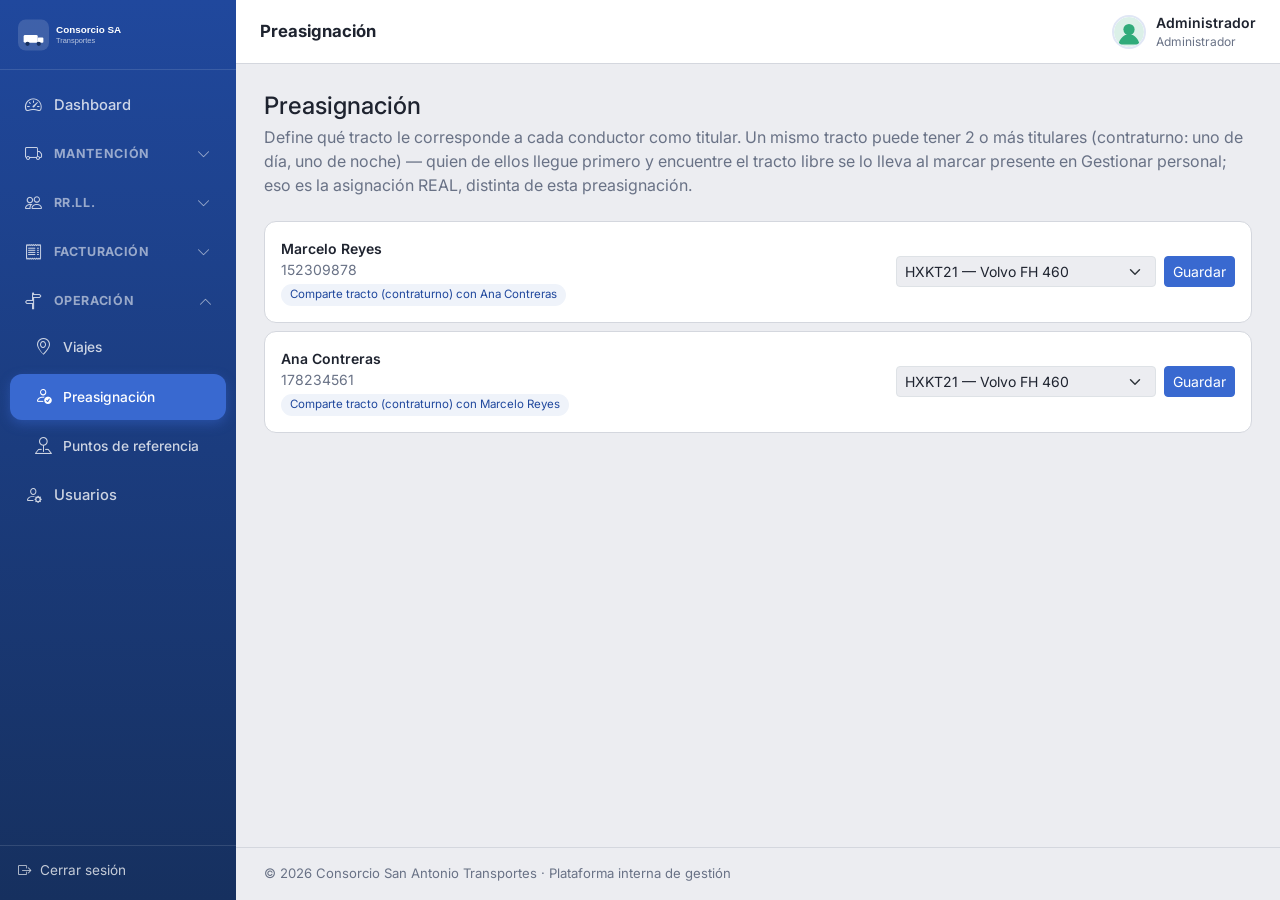
<file: modules/operaciones/preasignacion.html>
<!DOCTYPE html>
<html lang="es">
<head>
  <meta charset="UTF-8">
  <meta name="viewport" content="width=device-width, initial-scale=1.0">
  <title>Preasignación · Consorcio San Antonio Transportes</title>
  <meta name="description" content="Esquema de preasignación conductor-vehículo del Consorcio San Antonio Transportes.">

  <link rel="preconnect" href="https://fonts.googleapis.com">
  <link href="https://fonts.googleapis.com/css2?family=Inter:wght@400;500;600;700&display=swap" rel="stylesheet">
  <link href="https://cdn.jsdelivr.net/npm/bootstrap@5.3.3/dist/css/bootstrap.min.css" rel="stylesheet">
  <link href="https://cdn.jsdelivr.net/npm/bootstrap-icons@1.11.3/font/bootstrap-icons.min.css" rel="stylesheet">
  <link rel="stylesheet" href="../../css/styles.css">
</head>
<body data-page-title="Preasignación" data-base="../../" data-pagina="preasignacion">

  <div class="app-shell" id="app-shell">
    <div class="app-main">
      <main class="app-content" id="app-content">

        <section class="mb-4">
          <h1 class="h4 mb-1">Preasignación</h1>
          <p class="text-muted-brand mb-0">
            Define qué tracto le corresponde a cada conductor como titular. Un mismo tracto puede
            tener 2 o más titulares (contraturno: uno de día, uno de noche) — quien de ellos llegue
            primero y encuentre el tracto libre se lo lleva al marcar presente en Gestionar personal;
            eso es la asignación REAL, distinta de esta preasignación.
          </p>
        </section>

        <div id="lista-preasignacion"></div>

      </main>
    </div>
  </div>

  <script src="../../js/datos.js"></script>
  <script src="../../js/render.js"></script>
  <script src="../../js/entidades.js"></script>
  <script src="../../js/pagina-generica.js"></script>
  <script src="../../js/layout.js"></script>
</body>
</html>
</file>
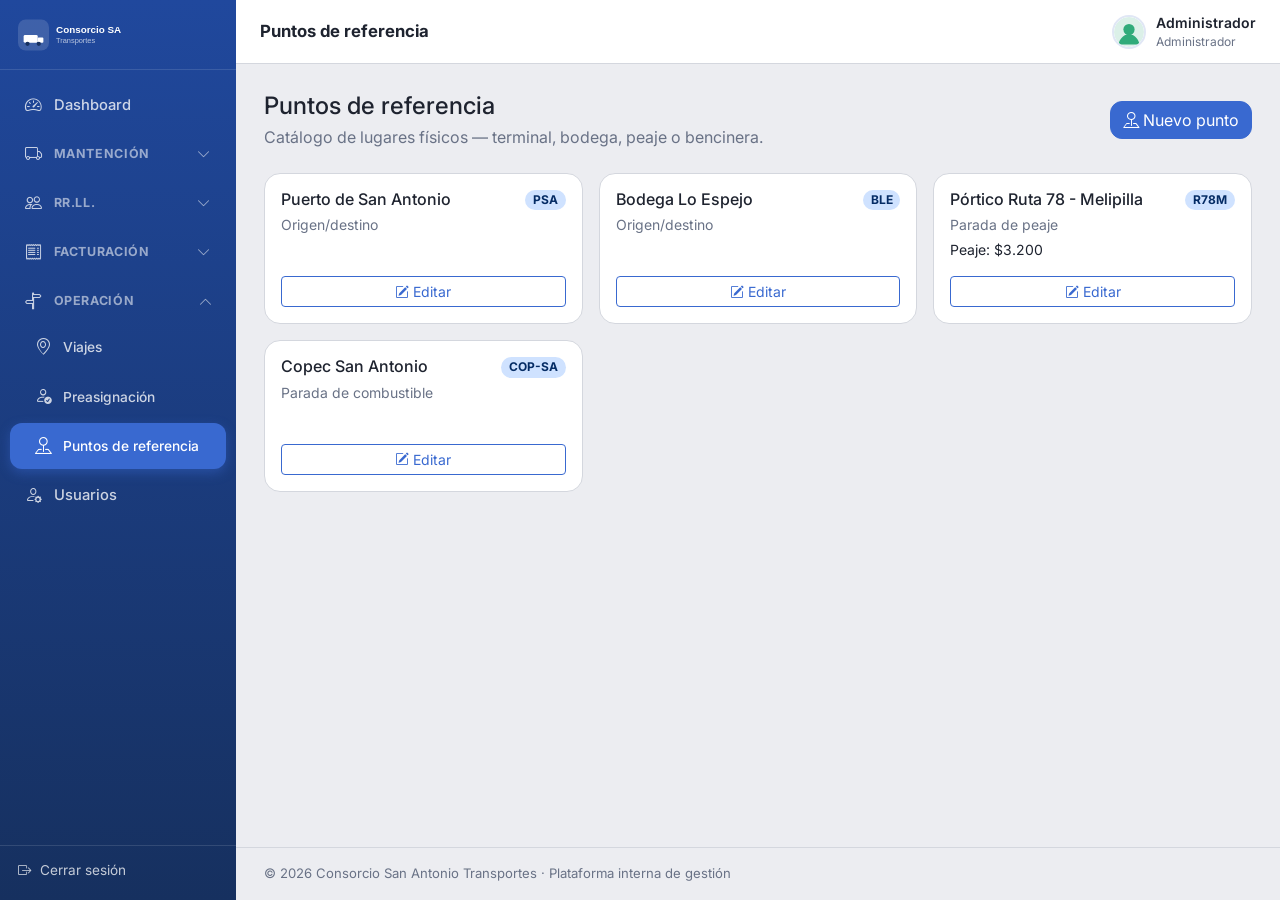
<file: modules/operaciones/puntos-referencia.html>
<!DOCTYPE html>
<html lang="es">
<head>
  <meta charset="UTF-8">
  <meta name="viewport" content="width=device-width, initial-scale=1.0">
  <title>Puntos de referencia · Consorcio San Antonio Transportes</title>
  <meta name="description" content="Catálogo de lugares físicos (terminales, bodegas, peajes, bencineras) del Consorcio San Antonio Transportes.">

  <link rel="preconnect" href="https://fonts.googleapis.com">
  <link href="https://fonts.googleapis.com/css2?family=Inter:wght@400;500;600;700&display=swap" rel="stylesheet">
  <link href="https://cdn.jsdelivr.net/npm/bootstrap@5.3.3/dist/css/bootstrap.min.css" rel="stylesheet">
  <link href="https://cdn.jsdelivr.net/npm/bootstrap-icons@1.11.3/font/bootstrap-icons.min.css" rel="stylesheet">
  <link rel="stylesheet" href="../../css/styles.css">
</head>
<body data-page-title="Puntos de referencia" data-base="../../" data-pagina="puntosReferencia">

  <div class="app-shell" id="app-shell">
    <div class="app-main">
      <main class="app-content" id="app-content">

        <section class="d-flex flex-wrap justify-content-between align-items-center gap-3 mb-4">
          <div>
            <h1 class="h4 mb-1">Puntos de referencia</h1>
            <p class="text-muted-brand mb-0">Catálogo de lugares físicos — terminal, bodega, peaje o bencinera.</p>
          </div>
          <button type="button" class="btn btn-primary text-nowrap" id="btn-nuevo-punto" data-abrir-modal="modal-punto">
            <i class="bi bi-pin-map me-1"></i>Nuevo punto
          </button>
        </section>

        <section id="lista-puntos" class="row g-3" aria-live="polite"></section>

      </main>
    </div>
  </div>

  <div class="modal fade" id="modal-punto" tabindex="-1" aria-hidden="true" style="display:none;">
    <div class="modal-dialog modal-dialog-centered">
      <div class="modal-content">
        <form id="form-punto" novalidate>
          <div class="modal-header">
            <h2 class="modal-title h5" id="punto-modal-titulo">Nuevo punto de referencia</h2>
            <button type="button" class="btn-close" data-cerrar-modal="modal-punto" aria-label="Cerrar"></button>
          </div>
          <div class="modal-body">
            <input type="hidden" id="punto-id">
            <div class="mb-3"><label for="punto-nombre" class="form-label">Nombre</label><input type="text" class="form-control" id="punto-nombre" maxlength="160" required><div class="invalid-feedback"></div></div>
            <div class="row">
              <div class="col-6 mb-3"><label for="punto-abreviacion" class="form-label">Abreviación</label><input type="text" class="form-control" id="punto-abreviacion" maxlength="12" required><div class="invalid-feedback"></div></div>
              <div class="col-6 mb-3"><label for="punto-tipo" class="form-label">Tipo</label><select class="form-select" id="punto-tipo" required><option value="" selected disabled>Selecciona un tipo</option></select><div class="invalid-feedback"></div></div>
            </div>
            <div id="campo-punto-montoPeaje" class="mb-3 d-none"><label for="punto-montoPeaje" class="form-label">Monto del peaje (CLP)</label><input type="number" min="0" class="form-control" id="punto-montoPeaje"><div class="invalid-feedback"></div></div>
          </div>
          <div class="modal-footer">
            <button type="button" class="btn btn-outline-primary" data-cerrar-modal="modal-punto">Cancelar</button>
            <button type="submit" class="btn btn-primary"><i class="bi bi-check2 me-1"></i>Guardar</button>
          </div>
        </form>
      </div>
    </div>
  </div>

  <script src="../../js/datos.js"></script>
  <script src="../../js/validaciones.js"></script>
  <script src="../../js/render.js"></script>
  <script src="../../js/modal.js"></script>
  <script src="../../js/entidades.js"></script>
  <script src="../../js/pagina-generica.js"></script>
  <script src="../../js/layout.js"></script>
</body>
</html>
</file>
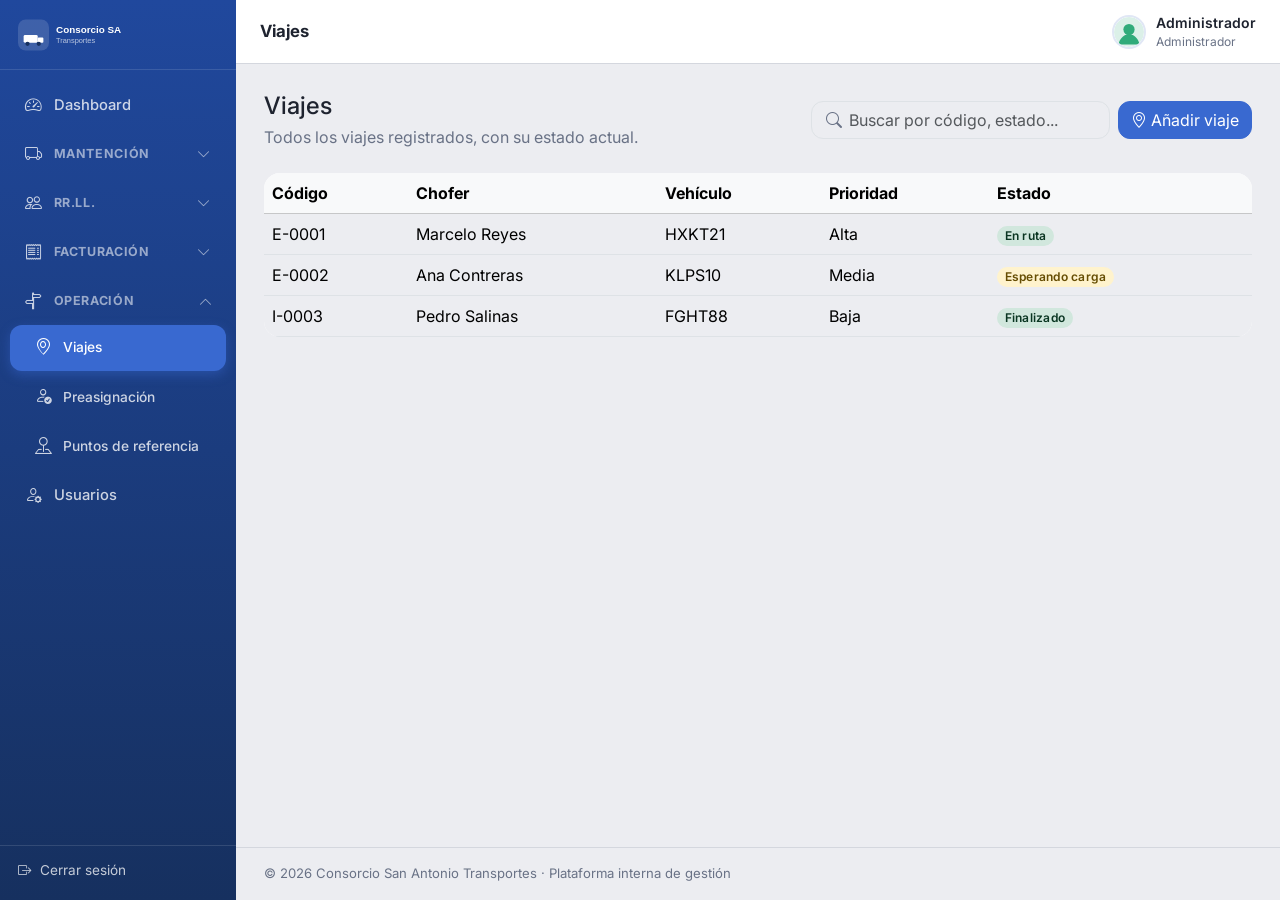
<file: modules/operaciones/viajes.html>
<!DOCTYPE html>
<html lang="es">
<head>
  <meta charset="UTF-8">
  <meta name="viewport" content="width=device-width, initial-scale=1.0">
  <title>Viajes · Consorcio San Antonio Transportes</title>
  <meta name="description" content="Viajes de carga para clientes y traslados de gestión interna del Consorcio San Antonio Transportes.">

  <link rel="preconnect" href="https://fonts.googleapis.com">
  <link href="https://fonts.googleapis.com/css2?family=Inter:wght@400;500;600;700&display=swap" rel="stylesheet">
  <link href="https://cdn.jsdelivr.net/npm/bootstrap@5.3.3/dist/css/bootstrap.min.css" rel="stylesheet">
  <link href="https://cdn.jsdelivr.net/npm/bootstrap-icons@1.11.3/font/bootstrap-icons.min.css" rel="stylesheet">
  <link rel="stylesheet" href="../../css/styles.css">
</head>
<body data-page-title="Viajes" data-base="../../" data-pagina="viajes">

  <div class="app-shell" id="app-shell">
    <div class="app-main">
      <main class="app-content" id="app-content">

        <section class="d-flex flex-wrap justify-content-between align-items-center gap-3 mb-4">
          <div>
            <h1 class="h4 mb-1">Viajes</h1>
            <p class="text-muted-brand mb-0">Todos los viajes registrados, con su estado actual.</p>
          </div>
          <div class="d-flex gap-2 flex-wrap">
            <div class="search-bar" style="min-width:220px;">
              <i class="bi bi-search"></i>
              <input type="search" id="buscador" class="form-control" placeholder="Buscar por código, estado..." autocomplete="off" aria-label="Buscar viaje">
            </div>
            <button type="button" class="btn btn-primary text-nowrap" id="btn-nuevo-viaje"><i class="bi bi-geo-alt me-1"></i>Añadir viaje</button>
          </div>
        </section>

        <div class="table-responsive">
          <table class="table align-middle bg-white rounded-4 overflow-hidden">
            <thead class="table-light"><tr><th>Código</th><th>Chofer</th><th>Vehículo</th><th>Prioridad</th><th>Estado</th></tr></thead>
            <tbody id="lista-viajes"></tbody>
          </table>
        </div>

      </main>
    </div>
  </div>

  <!-- Modal: ficha de viaje (Resumen / Tramos / Gastos / Transferencias) -->
  <div class="modal fade" id="modal-ficha-viaje" tabindex="-1" aria-hidden="true" style="display:none;">
    <div class="modal-dialog modal-dialog-centered modal-lg">
      <div class="modal-content">
        <div class="modal-header">
          <h2 class="modal-title h5" id="ficha-viaje-modal-titulo">Ficha del viaje</h2>
          <button type="button" class="btn-close" data-cerrar-modal="modal-ficha-viaje" aria-label="Cerrar"></button>
        </div>
        <div class="modal-body" id="ficha-viaje-modal-cuerpo"></div>
      </div>
    </div>
  </div>

  <!-- Modal: alta/edición de viaje -->
  <div class="modal fade" id="modal-viaje" tabindex="-1" aria-hidden="true" style="display:none;">
    <div class="modal-dialog modal-dialog-centered modal-lg">
      <div class="modal-content">
        <form id="form-viaje" novalidate>
          <div class="modal-header">
            <h2 class="modal-title h5" id="modal-viaje-titulo">Añadir viaje</h2>
            <button type="button" class="btn-close" data-cerrar-modal="modal-viaje" aria-label="Cerrar"></button>
          </div>
          <div class="modal-body">
            <p class="form-section-title">Motivo del viaje</p>
            <div class="d-flex gap-4 mb-2">
              <div class="form-check"><input class="form-check-input" type="radio" name="motivo" id="vi-motivoCargaCliente"><label class="form-check-label" for="vi-motivoCargaCliente">Carga de cliente</label></div>
              <div class="form-check"><input class="form-check-input" type="radio" name="motivo" id="vi-motivoGestionInterna"><label class="form-check-label" for="vi-motivoGestionInterna">Gestión interna</label></div>
            </div>

            <div id="vi-seccion-carga-cliente" class="conditional-section mb-3">
              <label for="vi-trayectoId" class="form-label">Ruta</label>
              <select class="form-select" id="vi-trayectoId"><option value="" selected disabled>Selecciona una ruta</option></select>
              <div class="invalid-feedback"></div>
            </div>
            <div id="vi-seccion-gestion-interna" class="conditional-section mb-3 d-none">
              <label for="vi-motivoInterno" class="form-label">Motivo interno</label>
              <input type="text" class="form-control" id="vi-motivoInterno" maxlength="200">
              <div class="invalid-feedback"></div>
            </div>

            <p class="form-section-title mt-2">Equipo y personal</p>
            <div class="row">
              <div class="col-md-6 mb-3"><label for="vi-choferId" class="form-label">Chofer</label><select class="form-select" id="vi-choferId"><option value="" selected disabled>Selecciona un chofer</option></select><div class="invalid-feedback"></div></div>
              <div class="col-md-6 mb-3"><label for="vi-coordinadorId" class="form-label">Coordinador</label><select class="form-select" id="vi-coordinadorId"><option value="" selected disabled>Selecciona un coordinador</option></select><div class="invalid-feedback"></div></div>
              <div class="col-md-4 mb-3"><label for="vi-vehiculoId" class="form-label">Vehículo</label><select class="form-select" id="vi-vehiculoId"><option value="" selected disabled>Selecciona un vehículo</option></select><div class="invalid-feedback"></div></div>
              <div class="col-md-4 mb-3">
                <label for="vi-funcionVehiculo" class="form-label">Función del vehículo</label>
                <select class="form-select" id="vi-funcionVehiculo"><option value="" selected disabled>Selecciona una función</option><option value="Tracto">Tracto</option><option value="Apoyo">Apoyo</option></select>
                <div class="invalid-feedback"></div>
              </div>
              <div class="col-md-4 mb-3"><label for="vi-ramplaId" class="form-label">Rampla</label><select class="form-select" id="vi-ramplaId"><option value="">Sin rampla</option></select></div>
            </div>

            <p class="form-section-title mt-2">Detalle del viaje</p>
            <div class="row">
              <div class="col-md-4 mb-3"><label for="vi-prioridad" class="form-label">Prioridad</label><select class="form-select" id="vi-prioridad"><option value="" selected disabled>Selecciona</option></select><div class="invalid-feedback"></div></div>
              <div class="col-md-4 mb-3"><label for="vi-tonelajeRequerido" class="form-label">Tonelaje requerido</label><input type="number" min="0" max="200" class="form-control" id="vi-tonelajeRequerido"><div class="invalid-feedback"></div></div>
              <div class="col-md-4 mb-3"><label for="vi-numeroContacto" class="form-label">N° de contacto</label><input type="tel" class="form-control" id="vi-numeroContacto" placeholder="+56 9 5511 2233"><div class="invalid-feedback"></div></div>
              <div class="col-md-4 mb-3"><label for="vi-fechaPresentacion" class="form-label">Fecha de presentación</label><input type="date" class="form-control" id="vi-fechaPresentacion"><div class="invalid-feedback"></div></div>
              <div class="col-md-4 mb-3"><label for="vi-horaPresentacion" class="form-label">Hora de presentación</label><input type="time" class="form-control" id="vi-horaPresentacion"></div>
              <div class="col-md-4 mb-3"><label for="vi-estado" class="form-label">Estado</label><select class="form-select" id="vi-estado"></select></div>
              <div class="col-12 mb-3"><label for="vi-ubicacionCarga" class="form-label">Ubicación de carga</label><input type="text" class="form-control" id="vi-ubicacionCarga" maxlength="200"><div class="invalid-feedback"></div></div>
            </div>
          </div>
          <div class="modal-footer">
            <button type="button" class="btn btn-outline-primary" data-cerrar-modal="modal-viaje">Cancelar</button>
            <button type="submit" class="btn btn-primary"><i class="bi bi-check2 me-1"></i>Guardar</button>
          </div>
        </form>
      </div>
    </div>
  </div>

  <script src="../../js/datos.js"></script>
  <script src="../../js/validaciones.js"></script>
  <script src="../../js/render.js"></script>
  <script src="../../js/modal.js"></script>
  <script src="../../js/entidades.js"></script>
  <script src="../../js/pagina-generica.js"></script>
  <script src="../../js/layout.js"></script>
</body>
</html>
</file>
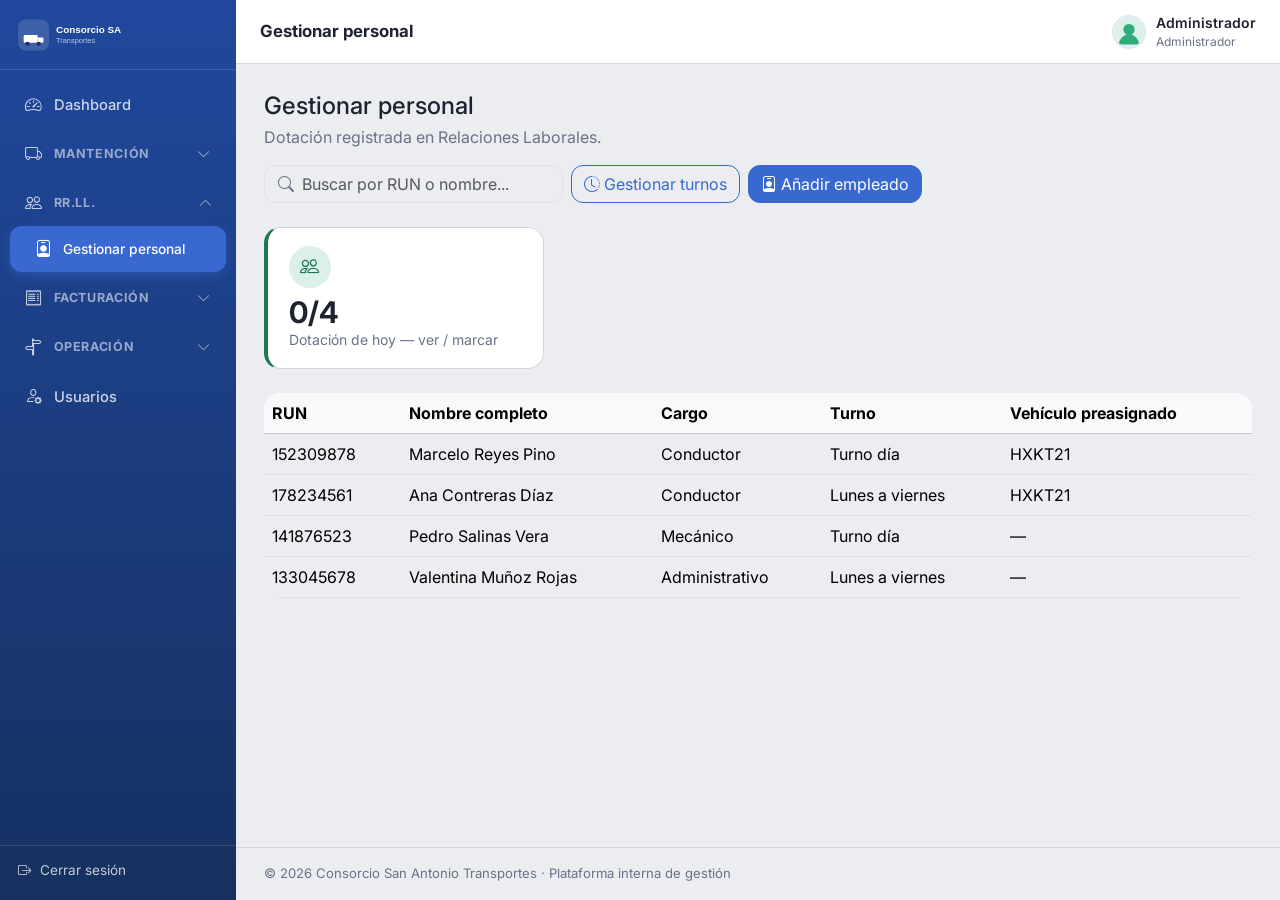
<file: modules/relaciones-laborales/personal.html>
<!DOCTYPE html>
<html lang="es">
<head>
  <meta charset="UTF-8">
  <meta name="viewport" content="width=device-width, initial-scale=1.0">
  <title>Gestionar personal · Consorcio San Antonio Transportes</title>
  <meta name="description" content="Dotación registrada en Relaciones Laborales del Consorcio San Antonio Transportes.">

  <link rel="preconnect" href="https://fonts.googleapis.com">
  <link href="https://fonts.googleapis.com/css2?family=Inter:wght@400;500;600;700&display=swap" rel="stylesheet">
  <link href="https://cdn.jsdelivr.net/npm/bootstrap@5.3.3/dist/css/bootstrap.min.css" rel="stylesheet">
  <link href="https://cdn.jsdelivr.net/npm/bootstrap-icons@1.11.3/font/bootstrap-icons.min.css" rel="stylesheet">
  <link rel="stylesheet" href="../../css/styles.css">
</head>
<body data-page-title="Gestionar personal" data-base="../../" data-pagina="personal">

  <div class="app-shell" id="app-shell">
    <div class="app-main">
      <main class="app-content" id="app-content">

        <section class="d-flex flex-wrap justify-content-between align-items-center gap-3 mb-4">
          <div>
            <h1 class="h4 mb-1">Gestionar personal</h1>
            <p class="text-muted-brand mb-0">Dotación registrada en Relaciones Laborales.</p>
          </div>
          <div class="d-flex gap-2 flex-wrap">
            <div class="search-bar" style="min-width:220px;">
              <i class="bi bi-search"></i>
              <input type="search" id="buscador" class="form-control" placeholder="Buscar por RUN o nombre..." autocomplete="off" aria-label="Buscar empleado">
            </div>
            <button type="button" class="btn btn-outline-primary text-nowrap" id="btn-gestionar-turnos"><i class="bi bi-clock-history me-1"></i>Gestionar turnos</button>
            <button type="button" class="btn btn-primary text-nowrap" id="btn-nuevo-empleado"><i class="bi bi-person-badge me-1"></i>Añadir empleado</button>
          </div>
        </section>

        <article class="kpi-card kpi-green mb-4" style="max-width:280px;height:auto;cursor:pointer;" id="btn-dotacion-hoy">
          <span class="kpi-icon mb-2"><i class="bi bi-people"></i></span>
          <div class="kpi-value" id="kpi-dotacion">0/0</div>
          <div class="text-muted-brand small">Dotación de hoy — ver / marcar</div>
        </article>

        <div class="table-responsive">
          <table class="table align-middle bg-white rounded-4 overflow-hidden">
            <thead class="table-light">
              <tr><th>RUN</th><th>Nombre completo</th><th>Cargo</th><th>Turno</th><th>Vehículo preasignado</th></tr>
            </thead>
            <tbody id="lista-empleados"></tbody>
          </table>
        </div>

      </main>
    </div>
  </div>

  <!-- Modal: ficha de empleado -->
  <div class="modal fade" id="modal-ficha-empleado" tabindex="-1" aria-hidden="true" style="display:none;">
    <div class="modal-dialog modal-dialog-centered modal-lg">
      <div class="modal-content">
        <div class="modal-header">
          <h2 class="modal-title h5" id="ficha-empleado-modal-titulo">Ficha del empleado</h2>
          <button type="button" class="btn-close" data-cerrar-modal="modal-ficha-empleado" aria-label="Cerrar"></button>
        </div>
        <div class="modal-body" id="ficha-empleado-modal-cuerpo"></div>
      </div>
    </div>
  </div>

  <!-- Modal: alta/edición de empleado -->
  <div class="modal fade" id="modal-empleado" tabindex="-1" aria-hidden="true" style="display:none;">
    <div class="modal-dialog modal-dialog-centered modal-lg">
      <div class="modal-content">
        <form id="form-empleado" novalidate>
          <div class="modal-header">
            <h2 class="modal-title h5" id="modal-empleado-titulo">Añadir empleado</h2>
            <button type="button" class="btn-close" data-cerrar-modal="modal-empleado" aria-label="Cerrar"></button>
          </div>
          <div class="modal-body">
            <p class="form-section-title">Datos personales</p>
            <div class="row">
              <div class="col-md-6 mb-3"><label for="e-run" class="form-label">RUN</label><input type="text" class="form-control" id="e-run" placeholder="19011022K" maxlength="9" required><div class="invalid-feedback"></div></div>
              <div class="col-md-6 mb-3"><label for="e-telefono" class="form-label">Teléfono</label><input type="tel" class="form-control" id="e-telefono" placeholder="+56 9 5511 2233" required><div class="invalid-feedback"></div></div>
              <div class="col-md-4 mb-3"><label for="e-primerNombre" class="form-label">Primer nombre</label><input type="text" class="form-control" id="e-primerNombre" required><div class="invalid-feedback"></div></div>
              <div class="col-md-4 mb-3"><label for="e-segundoNombre" class="form-label">Segundo nombre</label><input type="text" class="form-control" id="e-segundoNombre"></div>
              <div class="col-md-4 mb-3"><label for="e-apellidoPaterno" class="form-label">Apellido paterno</label><input type="text" class="form-control" id="e-apellidoPaterno" required><div class="invalid-feedback"></div></div>
              <div class="col-md-6 mb-3"><label for="e-apellidoMaterno" class="form-label">Apellido materno</label><input type="text" class="form-control" id="e-apellidoMaterno" required><div class="invalid-feedback"></div></div>
              <div class="col-md-6 mb-3"><label for="e-fechaIngreso" class="form-label">Fecha de ingreso</label><input type="date" class="form-control" id="e-fechaIngreso" required><div class="invalid-feedback"></div></div>
              <div class="col-md-6 mb-3"><label for="e-cargo" class="form-label">Cargo</label><select class="form-select" id="e-cargo" required><option value="" selected disabled>Selecciona un cargo</option></select><div class="invalid-feedback"></div></div>
              <div class="col-md-6 mb-3"><label for="e-turnoId" class="form-label">Turno</label><select class="form-select" id="e-turnoId" required><option value="" selected disabled>Selecciona un turno</option></select><div class="invalid-feedback"></div></div>
            </div>

            <div id="e-seccion-conductor" class="conditional-section d-none">
              <p class="form-section-title mb-2">Datos de conductor</p>
              <div class="row">
                <div class="col-md-6 mb-3"><label for="e-licenciaConducirVencimiento" class="form-label">Licencia vence</label><input type="date" class="form-control" id="e-licenciaConducirVencimiento"><div class="invalid-feedback"></div></div>
                <div class="col-md-6 mb-3"></div>
                <div class="col-md-3 mb-2 d-flex align-items-center"><div class="form-check"><input class="form-check-input" type="checkbox" id="e-certificadoScania"><label class="form-check-label" for="e-certificadoScania">Cert. Scania</label></div></div>
                <div class="col-md-3 mb-2"><input type="date" class="form-control" id="e-vencimientoScania" placeholder="Vencimiento"></div>
                <div class="col-md-3 mb-2 d-flex align-items-center"><div class="form-check"><input class="form-check-input" type="checkbox" id="e-certificadoMan"><label class="form-check-label" for="e-certificadoMan">Cert. MAN</label></div></div>
                <div class="col-md-3 mb-2"><input type="date" class="form-control" id="e-vencimientoMan" placeholder="Vencimiento"></div>
              </div>
              <p class="form-section-title mt-2 mb-2">Tarjeta de rendición</p>
              <div class="row">
                <div class="col-md-4 mb-3"><label for="e-tarjetaRendicionBanco" class="form-label">Banco</label><select class="form-select" id="e-tarjetaRendicionBanco"><option value="" selected disabled>Selecciona un banco</option></select><div class="invalid-feedback"></div></div>
                <div class="col-md-4 mb-3"><label for="e-tarjetaRendicionTipoCuenta" class="form-label">Tipo de cuenta</label><select class="form-select" id="e-tarjetaRendicionTipoCuenta"><option value="" selected disabled>Selecciona un tipo</option></select><div class="invalid-feedback"></div></div>
                <div class="col-md-4 mb-3"><label for="e-tarjetaRendicionNumeroCuenta" class="form-label">N° de cuenta</label><input type="text" class="form-control" id="e-tarjetaRendicionNumeroCuenta"></div>
                <div class="col-md-6 mb-3"><label for="e-tarjetaRendicionEmail" class="form-label">Correo</label><input type="email" class="form-control" id="e-tarjetaRendicionEmail"><div class="invalid-feedback"></div></div>
                <div class="col-md-6 mb-3"><label for="e-tarjetaRendicionSaldo" class="form-label">Saldo inicial (CLP)</label><input type="number" min="0" class="form-control" id="e-tarjetaRendicionSaldo"></div>
              </div>
            </div>
          </div>
          <div class="modal-footer">
            <button type="button" class="btn btn-outline-primary" data-cerrar-modal="modal-empleado">Cancelar</button>
            <button type="submit" class="btn btn-primary"><i class="bi bi-check2 me-1"></i>Guardar</button>
          </div>
        </form>
      </div>
    </div>
  </div>

  <!-- Modal: gestionar turnos -->
  <div class="modal fade" id="modal-turnos" tabindex="-1" aria-hidden="true" style="display:none;">
    <div class="modal-dialog modal-dialog-centered modal-lg">
      <div class="modal-content">
        <div class="modal-header">
          <h2 class="modal-title h5">Gestionar turnos</h2>
          <button type="button" class="btn-close" data-cerrar-modal="modal-turnos" aria-label="Cerrar"></button>
        </div>
        <div class="modal-body">
          <div class="row">
            <div class="col-md-6">
              <div class="d-flex justify-content-between align-items-center mb-2">
                <h3 class="h6 mb-0">Turnos existentes</h3>
                <button type="button" class="btn btn-sm btn-outline-primary" id="btn-nuevo-turno">Nuevo</button>
              </div>
              <div id="lista-turnos-modal" style="max-height:360px;overflow-y:auto;"></div>
            </div>
            <div class="col-md-6">
              <h3 class="h6 mb-2" id="turno-form-titulo">Nuevo turno</h3>
              <form id="form-turno" novalidate>
                <input type="hidden" id="turno-id">
                <div class="mb-2">
                  <label for="turno-nombre" class="form-label small mb-1">Nombre</label>
                  <input type="text" class="form-control form-control-sm" id="turno-nombre" maxlength="80" required>
                  <div class="invalid-feedback"></div>
                </div>
                <div class="mb-2">
                  <label for="turno-tipo" class="form-label small mb-1">Tipo</label>
                  <select class="form-select form-select-sm" id="turno-tipo" required>
                    <option value="" selected disabled>Selecciona un tipo</option>
                    <option value="bloque_horario">Bloque horario</option>
                    <option value="dias_semana">Días de la semana</option>
                    <option value="rango_dias">Rango rotativo</option>
                  </select>
                </div>
                <div class="row">
                  <div class="col-6 mb-2"><label class="form-label small mb-1">Hora inicio</label><input type="time" class="form-control form-control-sm" id="turno-horaInicio" required></div>
                  <div class="col-6 mb-2"><label class="form-label small mb-1">Hora término</label><input type="time" class="form-control form-control-sm" id="turno-horaTermino" required></div>
                </div>
                <div id="turno-seccion-dias" class="mb-2 d-none">
                  <label class="form-label small mb-1 d-block">Días</label>
                  <div class="chip-check" id="turno-dias-checkboxes"></div>
                </div>
                <div id="turno-seccion-rango" class="row d-none">
                  <div class="col-4 mb-2"><label class="form-label small mb-1">Trabajo</label><input type="number" class="form-control form-control-sm" id="turno-diasTrabajo" min="1" max="365"></div>
                  <div class="col-4 mb-2"><label class="form-label small mb-1">Descanso</label><input type="number" class="form-control form-control-sm" id="turno-diasDescanso" min="1" max="365"></div>
                  <div class="col-4 mb-2"><label class="form-label small mb-1">Inicio ciclo</label><input type="date" class="form-control form-control-sm" id="turno-fechaInicioCiclo"></div>
                </div>
                <button type="submit" class="btn btn-primary btn-sm w-100 mt-2"><i class="bi bi-check2 me-1"></i>Guardar turno</button>
              </form>
            </div>
          </div>
        </div>
      </div>
    </div>
  </div>

  <!-- Modal: dotación de hoy -->
  <div class="modal fade" id="modal-dotacion" tabindex="-1" aria-hidden="true" style="display:none;">
    <div class="modal-dialog modal-dialog-centered">
      <div class="modal-content">
        <div class="modal-header">
          <h2 class="modal-title h5">Dotación de hoy</h2>
          <button type="button" class="btn-close" data-cerrar-modal="modal-dotacion" aria-label="Cerrar"></button>
        </div>
        <div class="modal-body">
          <p class="text-muted-brand small mb-2" id="dotacion-resumen">—</p>
          <div id="lista-dotacion" style="max-height:420px;overflow-y:auto;"></div>
        </div>
      </div>
    </div>
  </div>

  <script src="../../js/datos.js"></script>
  <script src="../../js/validaciones.js"></script>
  <script src="../../js/render.js"></script>
  <script src="../../js/modal.js"></script>
  <script src="../../js/entidades.js"></script>
  <script src="../../js/pagina-generica.js"></script>
  <script src="../../js/layout.js"></script>
</body>
</html>
</file>
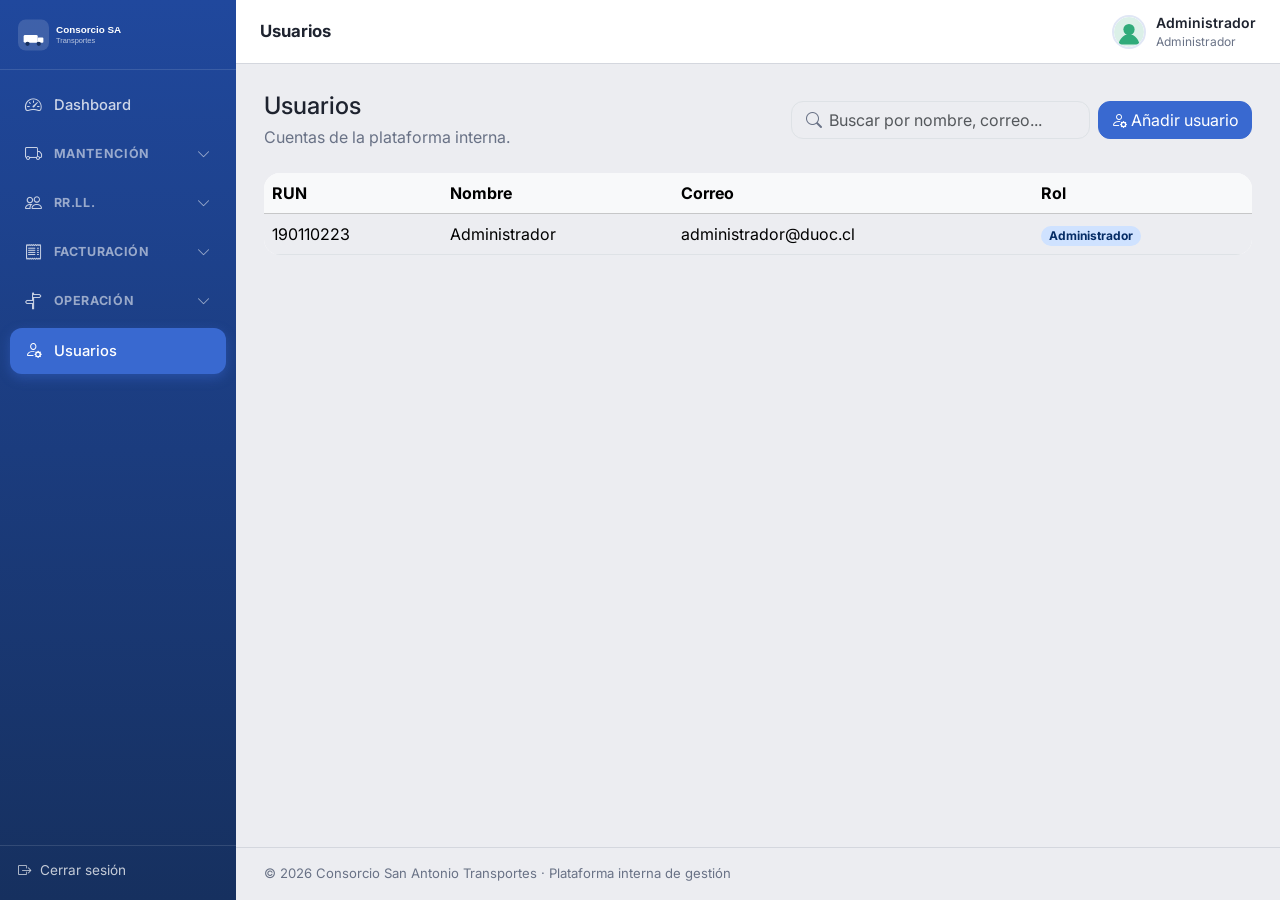
<file: modules/seguridad/usuarios.html>
<!DOCTYPE html>
<html lang="es">
<head>
  <meta charset="UTF-8">
  <meta name="viewport" content="width=device-width, initial-scale=1.0">
  <title>Usuarios · Consorcio San Antonio Transportes</title>
  <meta name="description" content="Cuentas de la plataforma del Consorcio San Antonio Transportes.">

  <link rel="preconnect" href="https://fonts.googleapis.com">
  <link href="https://fonts.googleapis.com/css2?family=Inter:wght@400;500;600;700&display=swap" rel="stylesheet">
  <link href="https://cdn.jsdelivr.net/npm/bootstrap@5.3.3/dist/css/bootstrap.min.css" rel="stylesheet">
  <link href="https://cdn.jsdelivr.net/npm/bootstrap-icons@1.11.3/font/bootstrap-icons.min.css" rel="stylesheet">
  <link rel="stylesheet" href="../../css/styles.css">
</head>
<body data-page-title="Usuarios" data-base="../../" data-pagina="usuarios">

  <div class="app-shell" id="app-shell">
    <div class="app-main">
      <main class="app-content" id="app-content">

        <section class="d-flex flex-wrap justify-content-between align-items-center gap-3 mb-4">
          <div>
            <h1 class="h4 mb-1">Usuarios</h1>
            <p class="text-muted-brand mb-0">Cuentas de la plataforma interna.</p>
          </div>
          <div class="d-flex gap-2 flex-wrap">
            <div class="search-bar" style="min-width:220px;">
              <i class="bi bi-search"></i>
              <input type="search" id="buscador" class="form-control" placeholder="Buscar por nombre, correo..." autocomplete="off" aria-label="Buscar usuario">
            </div>
            <button type="button" class="btn btn-primary text-nowrap" id="btn-nuevo-usuario"><i class="bi bi-person-gear me-1"></i>Añadir usuario</button>
          </div>
        </section>

        <div class="table-responsive">
          <table class="table align-middle bg-white rounded-4 overflow-hidden">
            <thead class="table-light"><tr><th>RUN</th><th>Nombre</th><th>Correo</th><th>Rol</th></tr></thead>
            <tbody id="lista-usuarios"></tbody>
          </table>
        </div>

      </main>
    </div>
  </div>

  <!-- Modal: alta/edición de usuario (ficha + formulario fundidos) -->
  <div class="modal fade" id="modal-usuario" tabindex="-1" aria-hidden="true" style="display:none;">
    <div class="modal-dialog modal-dialog-centered modal-lg">
      <div class="modal-content">
        <form id="form-usuario" novalidate>
          <div class="modal-header">
            <h2 class="modal-title h5" id="modal-usuario-titulo">Añadir usuario</h2>
            <button type="button" class="btn-close" data-cerrar-modal="modal-usuario" aria-label="Cerrar"></button>
          </div>
          <div class="modal-body">
            <p class="form-section-title">Datos personales</p>
            <div class="row">
              <div class="col-md-6 mb-3"><label for="u-run" class="form-label">RUN</label><input type="text" class="form-control" id="u-run" placeholder="19011022K" maxlength="9" required><div class="invalid-feedback"></div></div>
              <div class="col-md-6 mb-3"><label for="u-correo" class="form-label">Correo</label><input type="email" class="form-control" id="u-correo" placeholder="nombre@duoc.cl" required><div class="invalid-feedback"></div></div>
              <div class="col-md-6 mb-3"><label for="u-nombre" class="form-label">Nombre</label><input type="text" class="form-control" id="u-nombre" required><div class="invalid-feedback"></div></div>
              <div class="col-md-6 mb-3"><label for="u-apellidos" class="form-label">Apellidos</label><input type="text" class="form-control" id="u-apellidos" required><div class="invalid-feedback"></div></div>
            </div>

            <p class="form-section-title mt-2">Ubicación</p>
            <div class="row">
              <div class="col-md-6 mb-3"><label for="u-region" class="form-label">Región</label><select class="form-select" id="u-region" required><option value="" selected disabled>Selecciona una región</option></select><div class="invalid-feedback"></div></div>
              <div class="col-md-6 mb-3"><label for="u-comuna" class="form-label">Comuna</label><select class="form-select" id="u-comuna" required><option value="" selected disabled>Selecciona una región primero</option></select><div class="invalid-feedback"></div></div>
            </div>

            <p class="form-section-title mt-2">Acceso a la plataforma</p>
            <div class="row">
              <div class="col-md-4 mb-3">
                <label for="u-rol" class="form-label">Rol</label>
                <select class="form-select" id="u-rol" required><option value="" selected disabled>Selecciona un rol</option><option value="Administrador">Administrador</option><option value="Operador">Operador</option></select>
                <div class="invalid-feedback"></div>
              </div>
              <div class="col-md-4 mb-3"><label for="u-password" class="form-label">Contraseña</label><input type="password" class="form-control" id="u-password" minlength="6" maxlength="20"><div class="invalid-feedback"></div><div class="form-hint mt-1" id="u-pista-password">Entre 6 y 20 caracteres.</div></div>
              <div class="col-md-4 mb-3"><label for="u-password2" class="form-label">Confirmar contraseña</label><input type="password" class="form-control" id="u-password2" minlength="6" maxlength="20"><div class="invalid-feedback"></div></div>
            </div>

            <div id="u-seccion-permisos" class="conditional-section mb-1 d-none">
              <p class="form-section-title mb-2">Permisos por módulo</p>
              <p class="small text-muted-brand mb-2">Solo aplica a Operador — Administrador tiene acceso total por definición.</p>
            </div>
          </div>
          <div class="modal-footer">
            <button type="button" class="btn btn-outline-primary" data-cerrar-modal="modal-usuario">Cancelar</button>
            <button type="submit" class="btn btn-primary"><i class="bi bi-check2 me-1"></i>Guardar</button>
          </div>
        </form>
      </div>
    </div>
  </div>

  <script src="../../js/datos.js"></script>
  <script src="../../js/validaciones.js"></script>
  <script src="../../js/render.js"></script>
  <script src="../../js/modal.js"></script>
  <script src="../../js/entidades.js"></script>
  <script src="../../js/pagina-generica.js"></script>
  <script src="../../js/layout.js"></script>
</body>
</html>
</file>
<file: css/styles.css>
/* =========================================================================
   Consorcio San Antonio Transportes — hoja de estilos propia
   Se apoya en Bootstrap 5.3 para grid/formularios/componentes base, pero
   toda la identidad visual (colores, tipografía, layout de la plataforma,
   tarjetas, sidebar, video) se define acá.
   Paleta tomada de la marca real del sistema (azul primario / verde acento).
   ========================================================================= */

:root {
  --brand-blue: #3969d0;
  --brand-blue-dark: #20489d;
  --brand-blue-light: #eff3fa;
  --brand-blue-soft: #e0e7f5;
  --brand-green: #3bc48d;
  --brand-green-dark: #1e7653;
  --brand-green-soft: #dbf0e8;
  --brand-surface: #ecedf1;
  --brand-text: #1e232f;
  --brand-muted: #697286;
  --brand-border: #d4d7de;
  --sidebar-width: 236px;
  --topbar-height: 64px;
  --radius-lg: 16px;
  --radius-md: 12px;

  /* Overrides sobre las variables de Bootstrap para que TODOS sus
     componentes (botones, focus rings, links, badges) usen la marca. */
  --bs-primary: var(--brand-blue);
  --bs-primary-rgb: 57, 105, 208;
  --bs-success: var(--brand-green-dark);
  --bs-success-rgb: 30, 118, 83;
  --bs-body-color: var(--brand-text);
  --bs-body-bg: var(--brand-surface);
  --bs-link-color: var(--brand-blue);
  --bs-link-hover-color: var(--brand-blue-dark);
  --bs-border-radius: var(--radius-md);
  --bs-border-radius-lg: var(--radius-lg);
  --bs-font-sans-serif: "Inter", "Segoe UI", system-ui, sans-serif;
}

body {
  background-color: var(--brand-surface);
  color: var(--brand-text);
}

a {
  text-decoration: none;
}

.text-muted-brand {
  color: var(--brand-muted) !important;
}

.btn-primary {
  background-color: var(--brand-blue);
  border-color: var(--brand-blue);
}
.btn-primary:hover,
.btn-primary:focus {
  background-color: var(--brand-blue-dark);
  border-color: var(--brand-blue-dark);
}

.btn-success {
  background-color: var(--brand-green-dark);
  border-color: var(--brand-green-dark);
}
.btn-success:hover,
.btn-success:focus {
  background-color: var(--brand-green);
  border-color: var(--brand-green);
}

.btn-outline-primary {
  color: var(--brand-blue);
  border-color: var(--brand-blue);
}
.btn-outline-primary:hover {
  background-color: var(--brand-blue);
  border-color: var(--brand-blue);
}

/* =========================================================================
   Layout de plataforma: sidebar fija + topbar + contenido
   ========================================================================= */

.app-shell {
  min-height: 100vh;
  display: flex;
}

.app-sidebar {
  width: var(--sidebar-width);
  flex-shrink: 0;
  background: linear-gradient(180deg, var(--brand-blue-dark) 0%, #16305f 100%);
  color: #fff;
  display: flex;
  flex-direction: column;
  position: fixed;
  top: 0;
  bottom: 0;
  left: 0;
  z-index: 1030;
  transition: transform 0.25s ease;
}

.app-sidebar .brand {
  display: flex;
  align-items: center;
  gap: 0.6rem;
  padding: 1.1rem 1.1rem;
  border-bottom: 1px solid rgba(255, 255, 255, 0.12);
}

.app-sidebar .brand img {
  height: 34px;
}

.app-sidebar .brand strong {
  font-size: 0.95rem;
  line-height: 1.15;
  display: block;
}

.app-sidebar .brand small {
  color: rgba(255, 255, 255, 0.65);
  font-size: 0.72rem;
}

.app-sidebar nav {
  flex: 1;
  padding: 0.75rem 0.6rem;
  overflow-y: auto;
}

.app-sidebar .nav-link {
  color: rgba(255, 255, 255, 0.78);
  border-radius: var(--radius-md);
  padding: 0.65rem 0.9rem;
  margin-bottom: 0.2rem;
  display: flex;
  align-items: center;
  gap: 0.65rem;
  font-size: 0.92rem;
  font-weight: 500;
}

.app-sidebar .nav-link i {
  font-size: 1.05rem;
  width: 1.2rem;
  text-align: center;
}

.app-sidebar .nav-link:hover {
  background: rgba(255, 255, 255, 0.08);
  color: #fff;
}

.app-sidebar .nav-link.active {
  background: var(--brand-blue);
  color: #fff;
  box-shadow: 0 4px 12px rgba(57, 105, 208, 0.45);
}

/* Grupos de módulo del sidebar (Mantención, RR.LL., Facturación, Operaciones),
   con <details>/<summary> nativo — sin JS ni bundle de Bootstrap. */
.app-sidebar .nav-group {
  margin-bottom: 0.2rem;
}

.app-sidebar .nav-group summary {
  list-style: none;
  cursor: pointer;
  display: flex;
  align-items: center;
  gap: 0.65rem;
  padding: 0.65rem 0.9rem;
  border-radius: var(--radius-md);
  font-size: 0.78rem;
  font-weight: 700;
  text-transform: uppercase;
  letter-spacing: 0.05em;
  color: rgba(255, 255, 255, 0.55);
}

.app-sidebar .nav-group summary::-webkit-details-marker {
  display: none;
}

.app-sidebar .nav-group summary:hover {
  color: #fff;
  background: rgba(255, 255, 255, 0.06);
}

.app-sidebar .nav-group summary i.bi-truck,
.app-sidebar .nav-group summary i.bi-people,
.app-sidebar .nav-group summary i.bi-receipt,
.app-sidebar .nav-group summary i.bi-signpost-split {
  font-size: 1.05rem;
  width: 1.2rem;
  text-align: center;
  color: rgba(255, 255, 255, 0.75);
}

.app-sidebar .nav-group summary .chevron {
  margin-left: auto;
  transition: transform 0.15s ease;
  font-size: 0.85rem;
}

.app-sidebar .nav-group[open] summary .chevron {
  transform: rotate(180deg);
}

.app-sidebar .nav-group .nav-link {
  padding-left: 1.5rem;
  font-size: 0.86rem;
}

.app-sidebar .sidebar-footer {
  padding: 0.9rem 1.1rem 1.2rem;
  border-top: 1px solid rgba(255, 255, 255, 0.12);
}

.app-sidebar .sidebar-footer a {
  color: rgba(255, 255, 255, 0.75);
  font-size: 0.85rem;
  display: flex;
  align-items: center;
  gap: 0.5rem;
}
.app-sidebar .sidebar-footer a:hover {
  color: #fff;
}

.app-main {
  margin-left: var(--sidebar-width);
  flex: 1;
  min-width: 0;
  display: flex;
  flex-direction: column;
}

.app-topbar {
  height: var(--topbar-height);
  background: #fff;
  border-bottom: 1px solid var(--brand-border);
  display: flex;
  align-items: center;
  justify-content: space-between;
  padding: 0 1.5rem;
  position: sticky;
  top: 0;
  z-index: 1020;
}

.app-topbar .page-title {
  font-weight: 700;
  font-size: 1.05rem;
}

.app-topbar .user-chip {
  display: flex;
  align-items: center;
  gap: 0.6rem;
}

.app-topbar .user-chip img {
  width: 34px;
  height: 34px;
  border-radius: 50%;
  border: 2px solid var(--brand-blue-soft);
}

.app-content {
  padding: 1.75rem;
  flex: 1;
}

.sidebar-toggle {
  display: none;
}

@media (max-width: 991.98px) {
  .app-sidebar {
    transform: translateX(-100%);
  }
  .app-sidebar.open {
    transform: translateX(0);
  }
  .app-main {
    margin-left: 0;
  }
  .sidebar-toggle {
    display: inline-flex;
  }
}

/* =========================================================================
   Tarjetas KPI del dashboard
   ========================================================================= */

.kpi-card {
  border: 1px solid var(--brand-border);
  border-left: 4px solid var(--brand-blue);
  border-radius: var(--radius-lg);
  background: #fff;
  padding: 1.15rem 1.3rem;
  height: 100%;
}

.kpi-card.kpi-green {
  border-left-color: var(--brand-green-dark);
}

.kpi-card .kpi-icon {
  width: 42px;
  height: 42px;
  border-radius: 50%;
  display: inline-flex;
  align-items: center;
  justify-content: center;
  background: var(--brand-blue-light);
  color: var(--brand-blue);
  font-size: 1.2rem;
}

.kpi-card.kpi-green .kpi-icon {
  background: var(--brand-green-soft);
  color: var(--brand-green-dark);
}

.kpi-card .kpi-value {
  font-size: 1.85rem;
  font-weight: 700;
  line-height: 1.1;
}

/* =========================================================================
   Video tutorial embebido
   ========================================================================= */

.video-frame {
  border-radius: var(--radius-lg);
  overflow: hidden;
  box-shadow: 0 10px 30px rgba(30, 35, 47, 0.12);
  background: #000;
}

.video-frame video {
  width: 100%;
  display: block;
  max-height: 360px;
  background: #000;
}

/* =========================================================================
   Tarjetas de listados (flota / usuarios)
   ========================================================================= */

.entity-card {
  border: 1px solid var(--brand-border);
  border-radius: var(--radius-lg);
  background: #fff;
  overflow: hidden;
  height: 100%;
  transition: transform 0.15s ease, box-shadow 0.15s ease;
}

.entity-card:hover {
  transform: translateY(-3px);
  box-shadow: 0 12px 24px rgba(30, 35, 47, 0.1);
}

.entity-card img.entity-thumb {
  width: 100%;
  height: 140px;
  object-fit: cover;
  background: var(--brand-blue-light);
}

.entity-card .entity-avatar {
  width: 56px;
  height: 56px;
  border-radius: 50%;
  object-fit: cover;
}

.badge-estado {
  font-weight: 600;
  letter-spacing: 0.02em;
}

.search-bar {
  position: relative;
}

.search-bar i {
  position: absolute;
  left: 0.9rem;
  top: 50%;
  transform: translateY(-50%);
  color: var(--brand-muted);
}

.search-bar input {
  padding-left: 2.3rem;
}

/* =========================================================================
   Formularios: feedback personalizado
   ========================================================================= */

.form-label {
  font-weight: 600;
  font-size: 0.88rem;
}

.form-hint {
  font-size: 0.8rem;
  color: var(--brand-muted);
}

.form-control:focus,
.form-select:focus {
  border-color: var(--brand-blue);
  box-shadow: 0 0 0 0.2rem rgba(57, 105, 208, 0.18);
}

.invalid-feedback {
  font-weight: 500;
}

.valid-feedback {
  font-weight: 500;
  color: var(--brand-green-dark);
}

.form-section-title {
  font-size: 0.78rem;
  font-weight: 700;
  text-transform: uppercase;
  letter-spacing: 0.06em;
  color: var(--brand-muted);
  margin-bottom: 0.75rem;
}

/* Grupo de checkboxes en "chip" (categorías, tipos de carga, días de semana) */
.chip-check {
  display: flex;
  flex-wrap: wrap;
  gap: 0.5rem;
}

.chip-check .form-check {
  border: 1px solid var(--brand-border);
  border-radius: 999px;
  padding: 0.35rem 0.9rem 0.35rem 2rem;
  margin: 0;
  background: #fff;
}

.chip-check .form-check-input:checked ~ .form-check-label {
  color: var(--brand-blue-dark);
  font-weight: 600;
}

.chip-check .form-check-input {
  margin-left: -1.5rem;
}

/* Bloque que se muestra/oculta según un switch u opción (ej. "¿Es exclusivo?",
   "¿Certificado Scania?", campos según motivo de viaje). */
.conditional-section {
  border: 1px dashed var(--brand-border);
  border-radius: var(--radius-md);
  background: var(--brand-blue-light);
  padding: 1rem;
  margin-top: 0.5rem;
}

.form-check.form-switch .form-check-input {
  width: 2.4rem;
  height: 1.3rem;
}

/* Filas dinámicas (ej. turnos de un cliente): agregar/quitar filas de formulario. */
.dynamic-row {
  border: 1px solid var(--brand-border);
  border-radius: var(--radius-md);
  padding: 0.9rem;
  margin-bottom: 0.75rem;
  background: #fff;
  position: relative;
}

.dynamic-row .btn-quitar-fila {
  position: absolute;
  top: 0.5rem;
  right: 0.5rem;
}

/* Modales de alta/edición y fichas (todas las entidades pasan por aquí) */
.modal-content {
  border-radius: var(--radius-lg);
  border: none;
}

.modal-header {
  border-bottom: 1px solid var(--brand-border);
}

.modal-header .modal-title {
  font-weight: 700;
}

/* =========================================================================
   Pestañas dentro de una ficha (Cliente: Datos/Contratos/Solicitudes;
   Contrato: Datos/Rutas; Viaje: Resumen/Tramos/Gastos/Transferencias)
   ========================================================================= */

.tabs-nav {
  display: flex;
  gap: 4px;
  border-bottom: 1px solid var(--brand-border);
  margin-bottom: 1rem;
  flex-wrap: wrap;
}

.tabs-nav button {
  border: none;
  background: none;
  padding: 0.55rem 0.9rem;
  font-size: 0.86rem;
  font-weight: 600;
  color: var(--brand-muted);
  border-bottom: 2px solid transparent;
  cursor: pointer;
}

.tabs-nav button:hover {
  color: var(--brand-text);
}

.tabs-nav button.active {
  color: var(--brand-blue);
  border-bottom-color: var(--brand-blue);
}

.tab-panel[hidden] {
  display: none;
}

/* Ficha anidada (ej. ficha de Contrato abierta desde la ficha de Cliente): mismo look que
   .entity-card pero sin sombra propia, para no "flotar" doblemente dentro del modal padre. */
.nested-card {
  border: 1px solid var(--brand-border);
  border-radius: var(--radius-md);
  background: #fff;
  padding: 1rem;
}

/* Tabla simple de solo lectura (Gastos, Tramos, Transferencias dentro de una ficha) */
.mini-table {
  width: 100%;
  border-collapse: collapse;
  font-size: 0.82rem;
}

.mini-table th {
  text-align: left;
  color: var(--brand-muted);
  font-weight: 600;
  padding: 0.35rem 0.5rem;
  border-bottom: 1px solid var(--brand-border);
}

.mini-table td {
  padding: 0.4rem 0.5rem;
  border-bottom: 1px solid var(--brand-border);
}

.mini-table tr:last-child td {
  border-bottom: none;
}

/* Aviso "comparte tracto con..." en Preasignación */
.chip-nota {
  display: inline-block;
  font-size: 0.72rem;
  color: var(--brand-blue-dark);
  background: var(--brand-blue-light);
  border-radius: 999px;
  padding: 0.15rem 0.55rem;
  margin-top: 0.25rem;
}

/* =========================================================================
   Pantalla de login (fuera del app-shell)
   ========================================================================= */

.auth-page {
  min-height: 100vh;
  display: flex;
  align-items: center;
  justify-content: center;
  background: linear-gradient(135deg, var(--brand-blue-light) 0%, var(--brand-surface) 60%);
  padding: 1.5rem;
}

.auth-card {
  max-width: 940px;
  width: 100%;
  border-radius: var(--radius-lg);
  overflow: hidden;
  box-shadow: 0 20px 45px rgba(30, 35, 47, 0.14);
}

.auth-illustration {
  background: var(--brand-blue-light);
  display: flex;
  align-items: center;
  justify-content: center;
  padding: 2rem;
}

.auth-illustration img {
  max-width: 100%;
}

.auth-form-side {
  background: #fff;
  padding: 2.75rem 2.5rem;
}

/* =========================================================================
   Utilidades generales
   ========================================================================= */

.site-footer {
  border-top: 1px solid var(--brand-border);
  padding: 1rem 1.75rem;
  font-size: 0.82rem;
  color: var(--brand-muted);
}

.section-heading {
  font-weight: 700;
}

.fade-in {
  animation: fadeIn 0.35s ease;
}

@keyframes fadeIn {
  from { opacity: 0; transform: translateY(6px); }
  to { opacity: 1; transform: translateY(0); }
}
</file>
